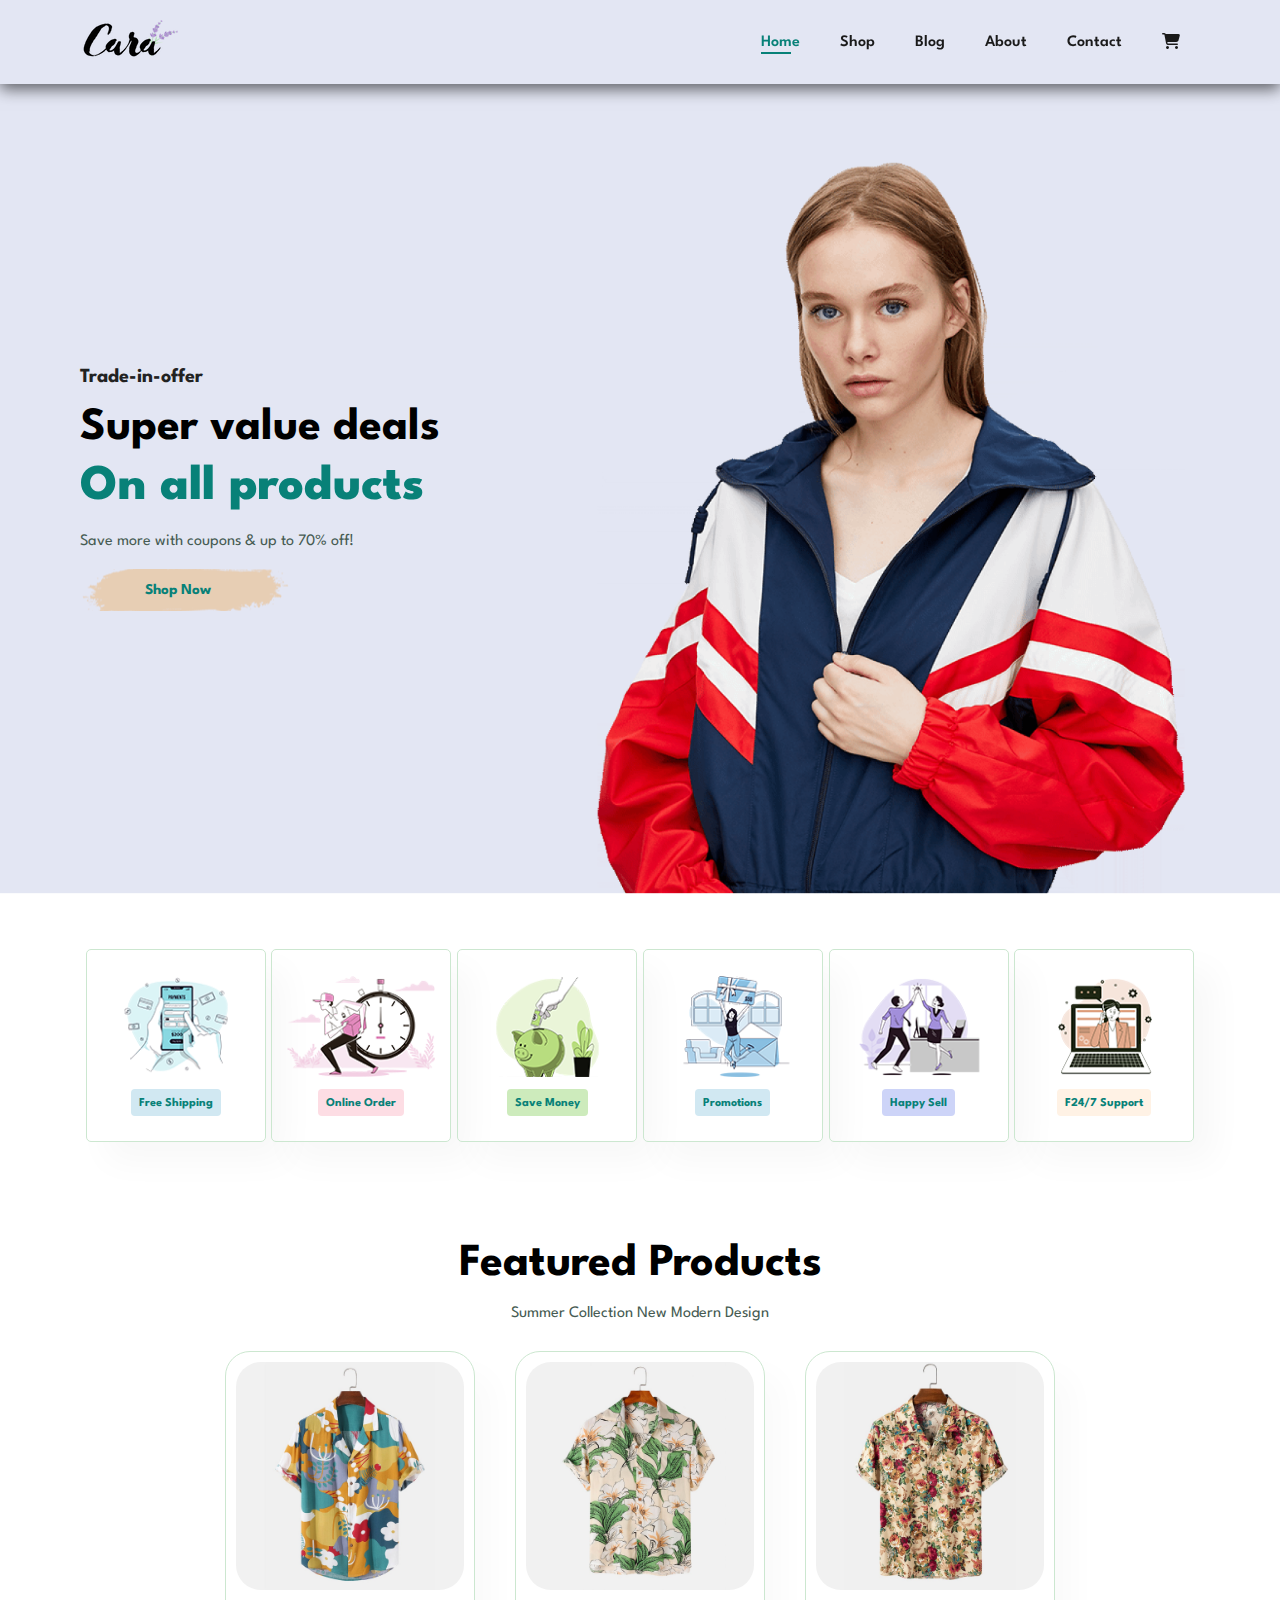
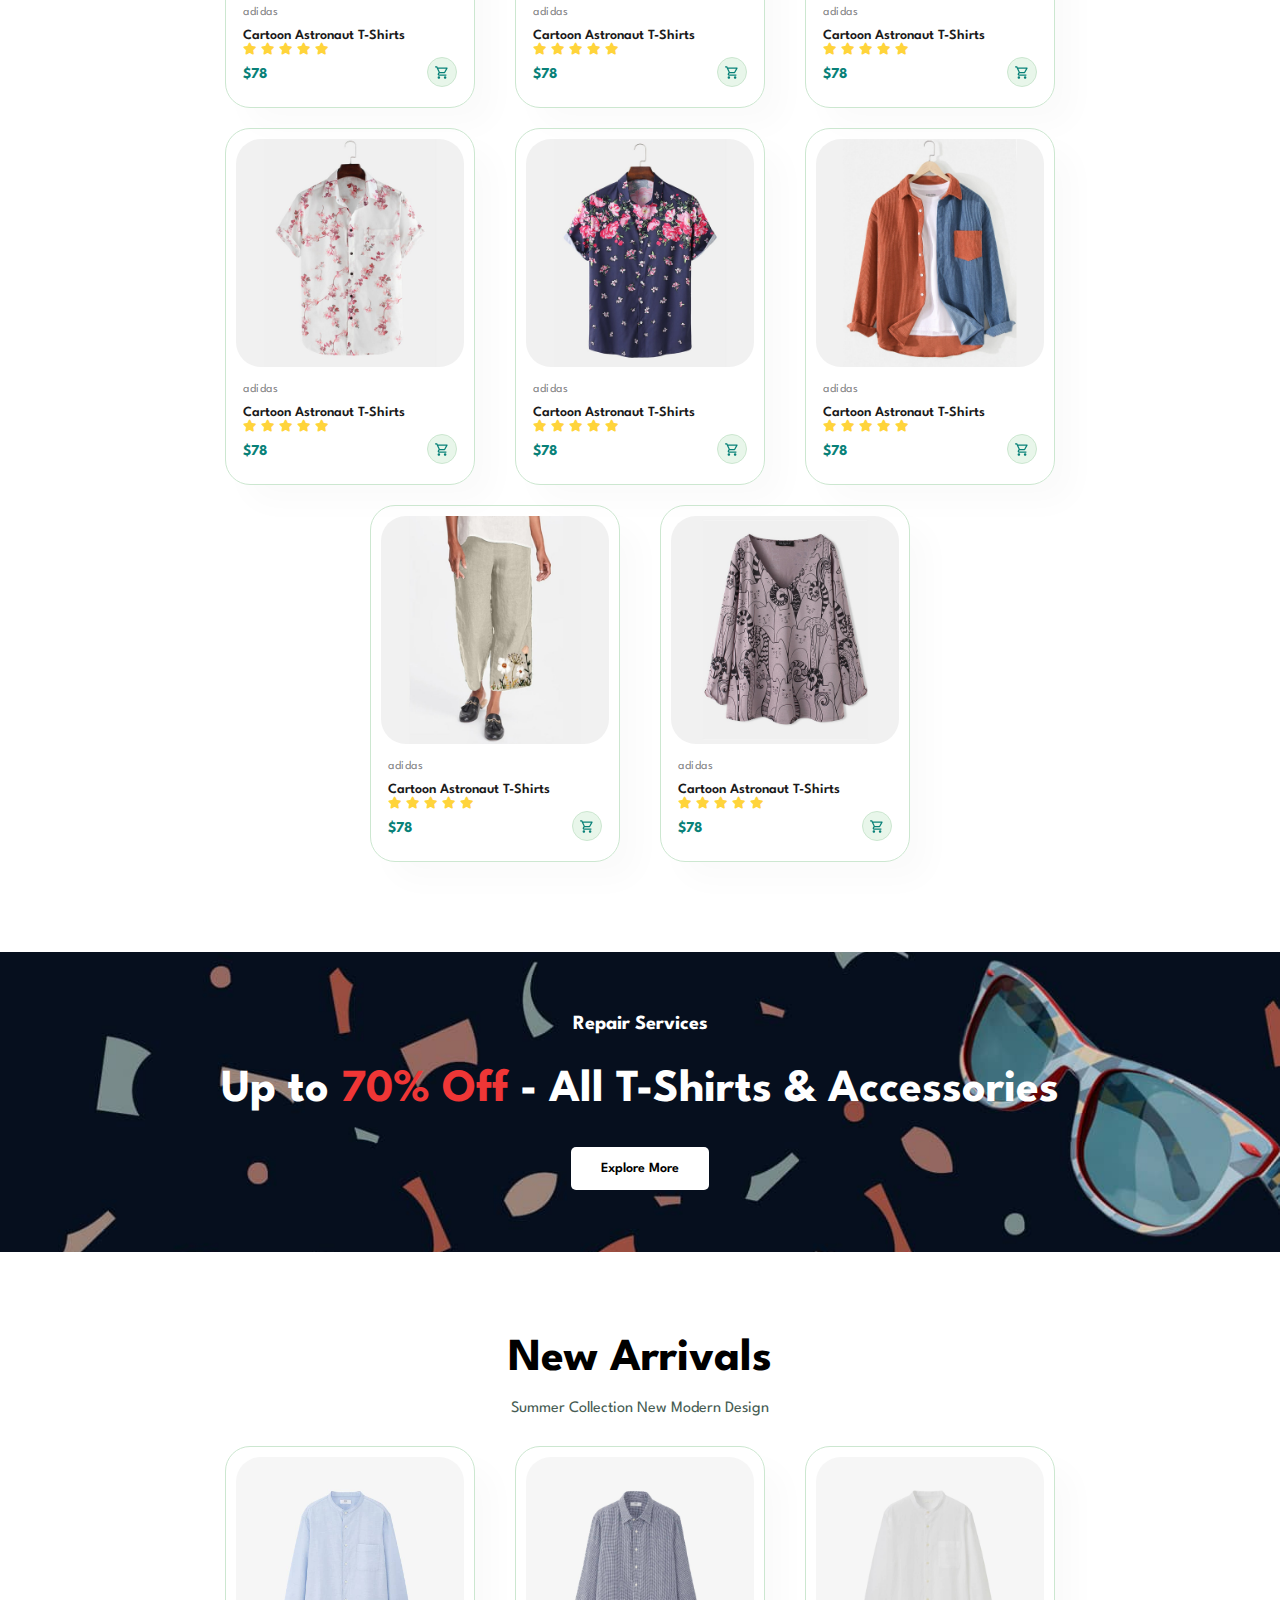
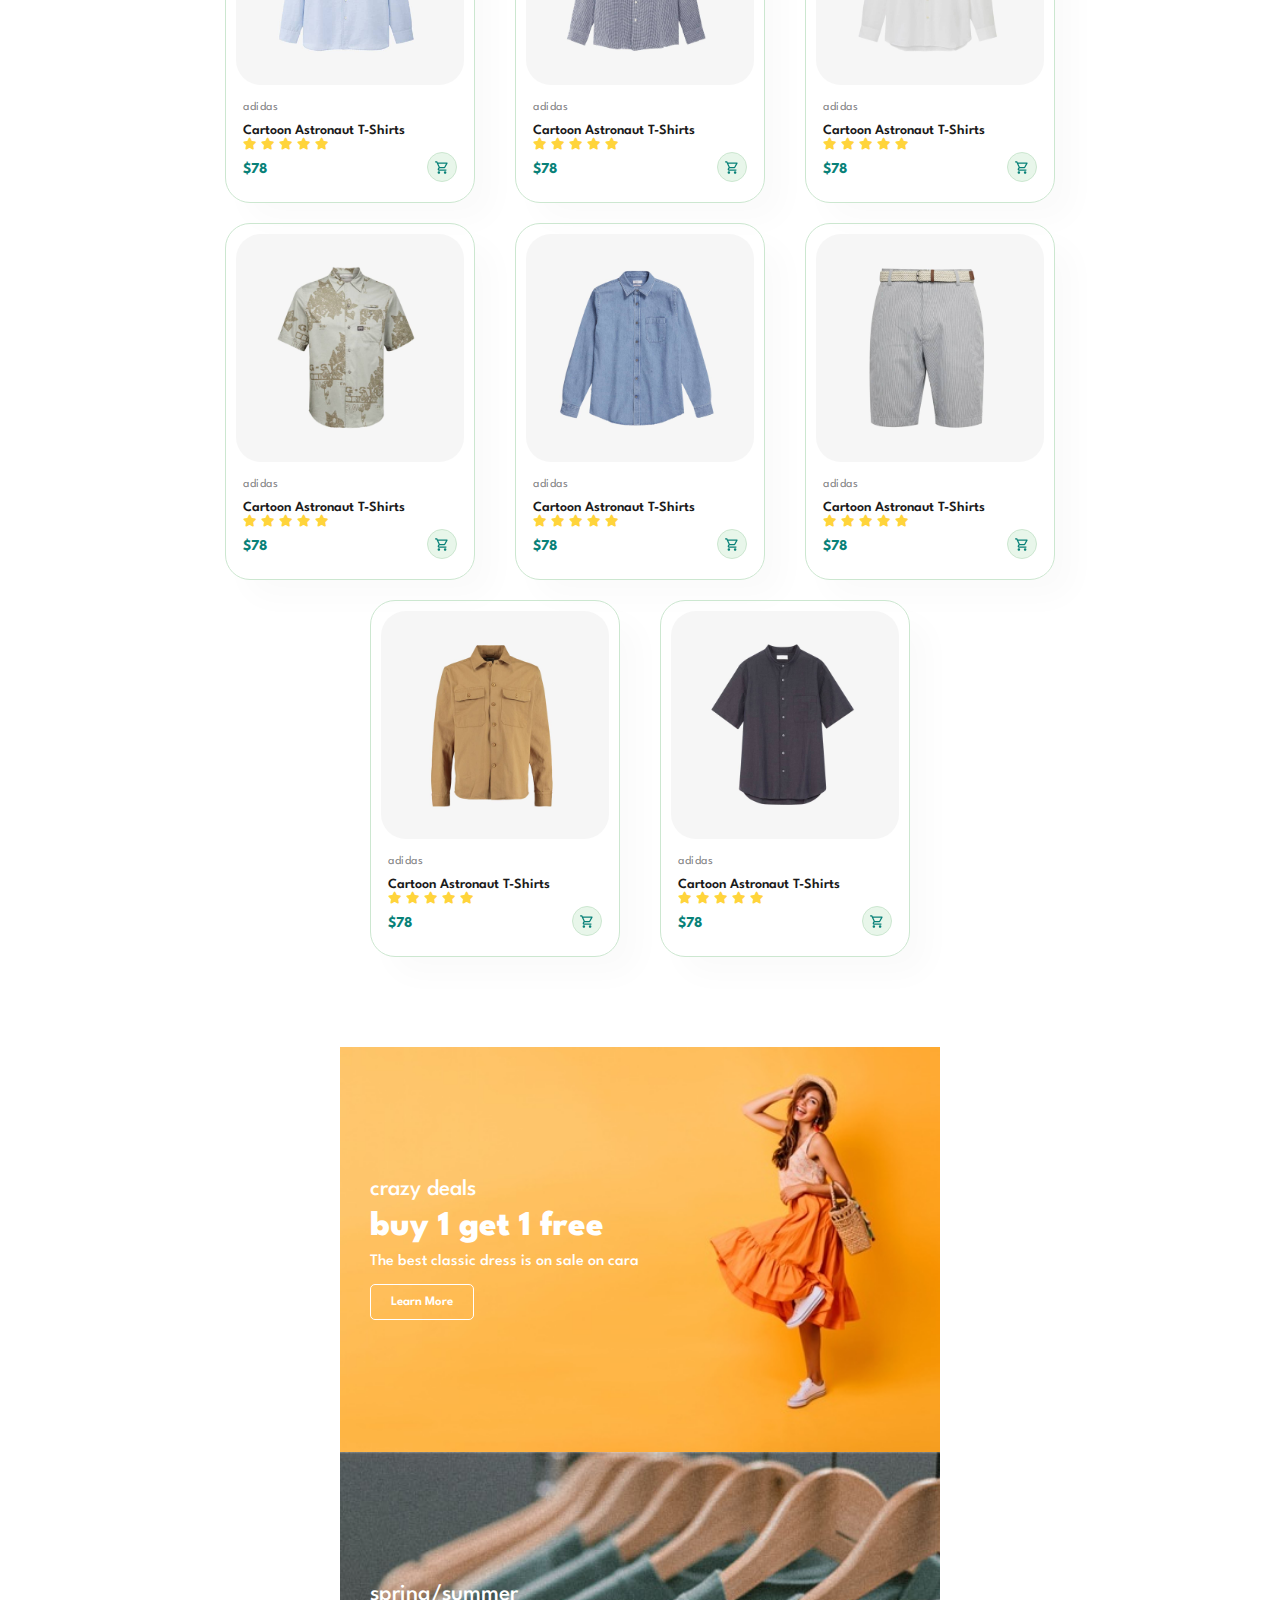
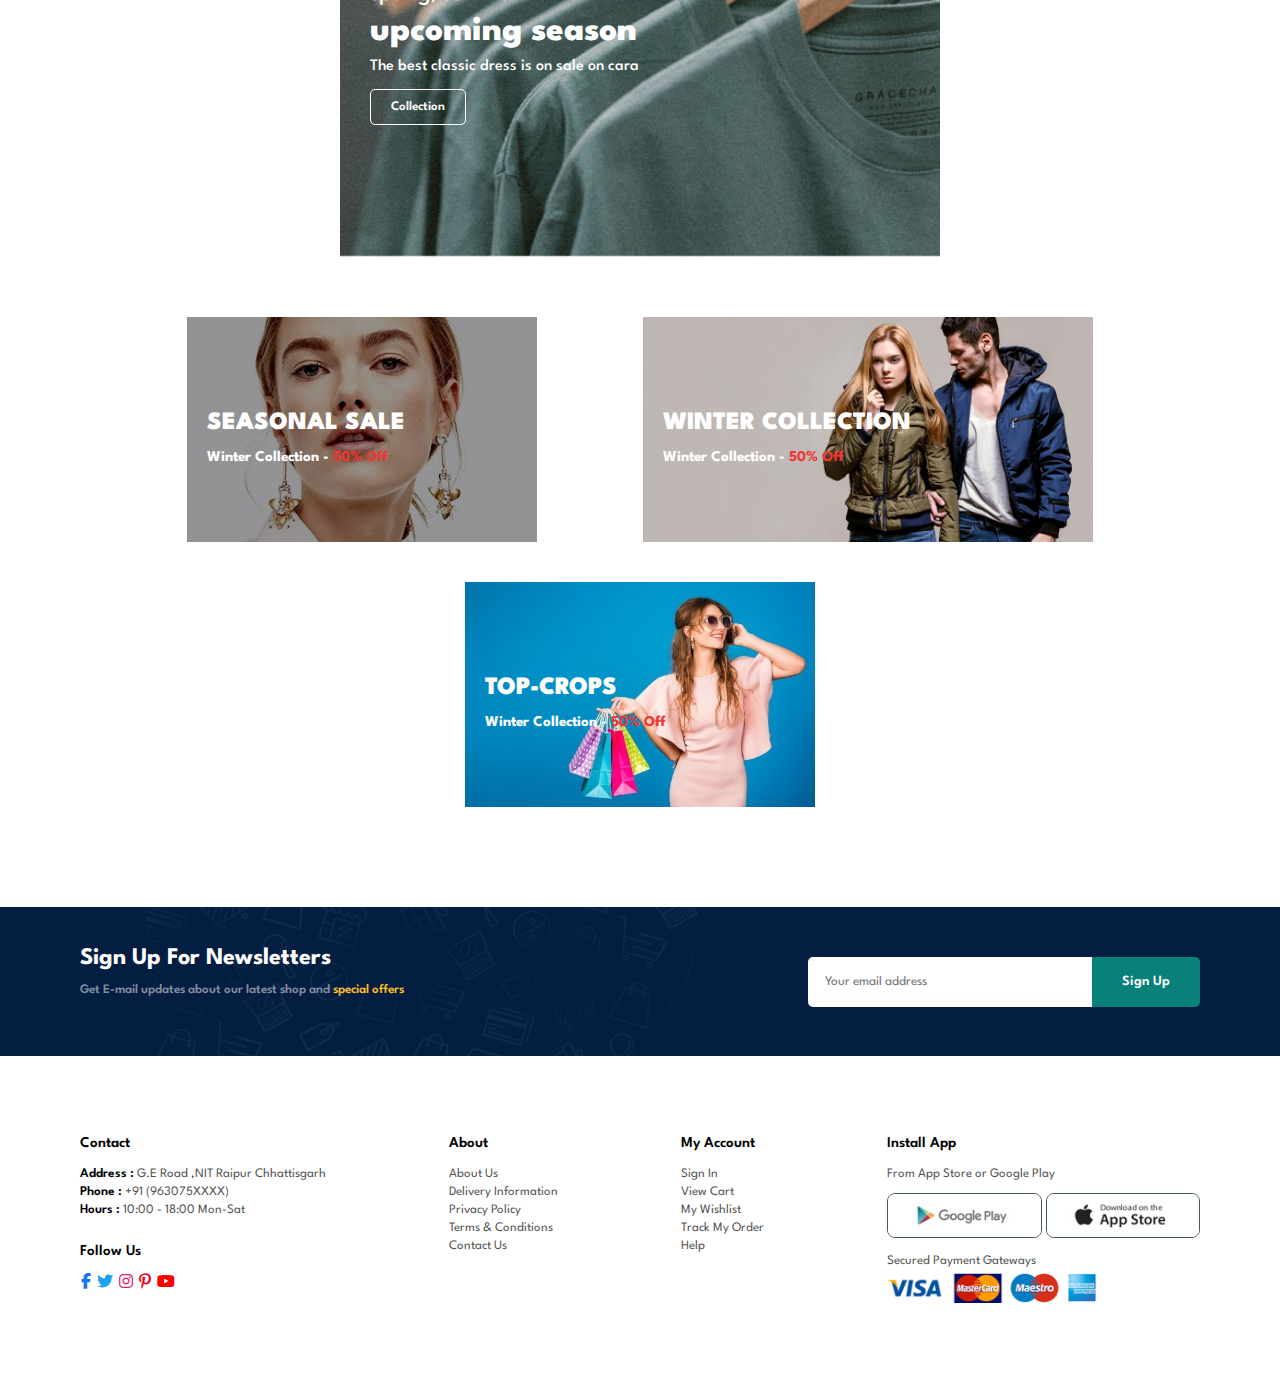
<file: index.html>
<!DOCTYPE html>
<html lang="en">
<head>
    <meta charset="UTF-8">
    <meta name="viewport" content="width=device-width, initial-scale=1.0">
    <title>Cara | Online shopping store</title>
    <link rel="stylesheet" href="style.css">

    <!-- google font -->
    <link href="https://fonts.googleapis.com/css2?family=Spartan:wght@100;200;300;400;500;600;700;800;900&display=swap" rel="stylesheet">

    <!-- font awesome -->
    <link rel="stylesheet" href="https://cdnjs.cloudflare.com/ajax/libs/font-awesome/6.7.2/css/all.min.css" integrity="sha512-Evv84Mr4kqVGRNSgIGL/F/aIDqQb7xQ2vcrdIwxfjThSH8CSR7PBEakCr51Ck+w+/U6swU2Im1vVX0SVk9ABhg==" crossorigin="anonymous" referrerpolicy="no-referrer" />

    <!-- google icon -->
     <link rel="stylesheet" href="https://fonts.googleapis.com/css2?family=Material+Symbols+Outlined:opsz,wght,FILL,GRAD@20..48,100..700,0..1,-50..200&icon_names=shopping_cart" />
    

</head>
<body>

    <!-- header  section -->
    <header class="header">
        <a href="#"><img src="img/logo.png" class="logo" alt="CARA"></a>
        <div >
            <ul class="nav-links">
                <li><a class="active" href="index.html">Home</a></li>
                <li><a href="shop.html">Shop</a></li>
                <li><a href="blog.html">Blog</a></li>
                <li><a href="about.html">About</a></li>
                <li><a href="contact.html">Contact</a></li>
                <li><a href="cart.html"><i class="fa-solid fa-cart-shopping"></i></a></li>
                <i class="fa-solid fa-xmark" id="close-menu"></i>
            </ul>
        </div>

        <div class="mobile">
            <a href="cart.html"><i class="fa-solid fa-cart-shopping"></i></a>
            <i class="bar fa-solid fa-bars"></i>
        </div>

    </header>

    <main>

        <!-- hero section -->
        <section class="hero">
            <h4>Trade-in-offer</h4>
            <h2>Super value deals</h2>
            <h1>On all products</h1>
            <p>Save more with coupons & up to 70% off!</p>
            <button>Shop Now</button>
        </section>
         
        <!-- feature section -->
        <div class="feature section-p1">
            <div class="fe-box">
                <img src="img/features/f1.png" alt="">
                <h6>Free Shipping</h6>
            </div>
            <div class="fe-box">
                <img src="img/features/f2.png" alt="">
                <h6>Online Order</h6>
            </div>
            <div class="fe-box">
                <img src="img/features/f3.png" alt="">
                <h6>Save Money</h6>
            </div>
            <div class="fe-box">
                <img src="img/features/f4.png" alt="">
                <h6>Promotions</h6>
            </div>
            <div class="fe-box">
                <img src="img/features/f5.png" alt="">
                <h6>Happy Sell</h6>
            </div>
            <div class="fe-box">
                <img src="img/features/f6.png" alt="">
                <h6>F24/7 Support</h6>
            </div>
        </div> 

        <!-- product section -->
        <div class="product1 section-p1" >
            <h2>Featured Products</h2>
            <p>Summer Collection New Modern Design</p>
            <div class="prod-container">
                <div class="prod">
                    <img src="img/products/f1.jpg">
                    <div class="description">
                        <span>adidas</span>
                        <h5>Cartoon Astronaut T-Shirts</h5>
                        <div class="star">
                            <i class="fa-solid fa-star" style="color: #FFD43B;"></i>
                            <i class="fa-solid fa-star" style="color: #FFD43B;"></i>
                            <i class="fa-solid fa-star" style="color: #FFD43B;"></i>
                            <i class="fa-solid fa-star" style="color: #FFD43B;"></i>
                            <i class="fa-solid fa-star" style="color: #FFD43B;"></i>
                        </div>
                         <div class="shopbtn">
                            <h4>$78</h4>
                            <div class="cart-btn">
                                <a href="#"><svg xmlns="http://www.w3.org/2000/svg" height="20px" viewBox="0 -960 960 960" width="20px" fill="#088178"><path d="M280-80q-33 0-56.5-23.5T200-160q0-33 23.5-56.5T280-240q33 0 56.5 23.5T360-160q0 33-23.5 56.5T280-80Zm400 0q-33 0-56.5-23.5T600-160q0-33 23.5-56.5T680-240q33 0 56.5 23.5T760-160q0 33-23.5 56.5T680-80ZM246-720l96 200h280l110-200H246Zm-38-80h590q23 0 35 20.5t1 41.5L692-482q-11 20-29.5 31T622-440H324l-44 80h480v80H280q-45 0-68-39.5t-2-78.5l54-98-144-304H40v-80h130l38 80Zm134 280h280-280Z"/></svg></a>
                            </div>
                        </div>
                    </div>
                </div>
                <div class="prod">
                    <img src="img/products/f2.jpg">
                    <div class="description">
                        <span>adidas</span>
                        <h5>Cartoon Astronaut T-Shirts</h5>
                        <div class="star">
                            <i class="fa-solid fa-star" style="color: #FFD43B;"></i>
                            <i class="fa-solid fa-star" style="color: #FFD43B;"></i>
                            <i class="fa-solid fa-star" style="color: #FFD43B;"></i>
                            <i class="fa-solid fa-star" style="color: #FFD43B;"></i>
                            <i class="fa-solid fa-star" style="color: #FFD43B;"></i>
                        </div>
                         <div class="shopbtn">
                            <h4>$78</h4>
                            <div class="cart-btn">
                                <a href="#"><svg xmlns="http://www.w3.org/2000/svg" height="20px" viewBox="0 -960 960 960" width="20px" fill="#088178"><path d="M280-80q-33 0-56.5-23.5T200-160q0-33 23.5-56.5T280-240q33 0 56.5 23.5T360-160q0 33-23.5 56.5T280-80Zm400 0q-33 0-56.5-23.5T600-160q0-33 23.5-56.5T680-240q33 0 56.5 23.5T760-160q0 33-23.5 56.5T680-80ZM246-720l96 200h280l110-200H246Zm-38-80h590q23 0 35 20.5t1 41.5L692-482q-11 20-29.5 31T622-440H324l-44 80h480v80H280q-45 0-68-39.5t-2-78.5l54-98-144-304H40v-80h130l38 80Zm134 280h280-280Z"/></svg></a>
                            </div>
                        </div>
                    </div>
                </div>
                <div class="prod">
                    <img src="img/products/f3.jpg">
                    <div class="description">
                        <span>adidas</span>
                        <h5>Cartoon Astronaut T-Shirts</h5>
                        <div class="star">
                            <i class="fa-solid fa-star" style="color: #FFD43B;"></i>
                            <i class="fa-solid fa-star" style="color: #FFD43B;"></i>
                            <i class="fa-solid fa-star" style="color: #FFD43B;"></i>
                            <i class="fa-solid fa-star" style="color: #FFD43B;"></i>
                            <i class="fa-solid fa-star" style="color: #FFD43B;"></i>
                        </div>
                         <div class="shopbtn">
                            <h4>$78</h4>
                            <div class="cart-btn">
                                <a href="#"><svg xmlns="http://www.w3.org/2000/svg" height="20px" viewBox="0 -960 960 960" width="20px" fill="#088178"><path d="M280-80q-33 0-56.5-23.5T200-160q0-33 23.5-56.5T280-240q33 0 56.5 23.5T360-160q0 33-23.5 56.5T280-80Zm400 0q-33 0-56.5-23.5T600-160q0-33 23.5-56.5T680-240q33 0 56.5 23.5T760-160q0 33-23.5 56.5T680-80ZM246-720l96 200h280l110-200H246Zm-38-80h590q23 0 35 20.5t1 41.5L692-482q-11 20-29.5 31T622-440H324l-44 80h480v80H280q-45 0-68-39.5t-2-78.5l54-98-144-304H40v-80h130l38 80Zm134 280h280-280Z"/></svg></a>
                            </div>
                        </div>
                    </div>
                </div>
                <div class="prod">
                    <img src="img/products/f4.jpg">
                    <div class="description">
                        <span>adidas</span>
                        <h5>Cartoon Astronaut T-Shirts</h5>
                        <div class="star">
                            <i class="fa-solid fa-star" style="color: #FFD43B;"></i>
                            <i class="fa-solid fa-star" style="color: #FFD43B;"></i>
                            <i class="fa-solid fa-star" style="color: #FFD43B;"></i>
                            <i class="fa-solid fa-star" style="color: #FFD43B;"></i>
                            <i class="fa-solid fa-star" style="color: #FFD43B;"></i>
                        </div>
                         <div class="shopbtn">
                            <h4>$78</h4>
                            <div class="cart-btn">
                                <a href="#"><svg xmlns="http://www.w3.org/2000/svg" height="20px" viewBox="0 -960 960 960" width="20px" fill="#088178"><path d="M280-80q-33 0-56.5-23.5T200-160q0-33 23.5-56.5T280-240q33 0 56.5 23.5T360-160q0 33-23.5 56.5T280-80Zm400 0q-33 0-56.5-23.5T600-160q0-33 23.5-56.5T680-240q33 0 56.5 23.5T760-160q0 33-23.5 56.5T680-80ZM246-720l96 200h280l110-200H246Zm-38-80h590q23 0 35 20.5t1 41.5L692-482q-11 20-29.5 31T622-440H324l-44 80h480v80H280q-45 0-68-39.5t-2-78.5l54-98-144-304H40v-80h130l38 80Zm134 280h280-280Z"/></svg></a>
                            </div>
                        </div>
                    </div>
                </div>
                <div class="prod">
                    <img src="img/products/f5.jpg">
                    <div class="description">
                        <span>adidas</span>
                        <h5>Cartoon Astronaut T-Shirts</h5>
                        <div class="star">
                            <i class="fa-solid fa-star" style="color: #FFD43B;"></i>
                            <i class="fa-solid fa-star" style="color: #FFD43B;"></i>
                            <i class="fa-solid fa-star" style="color: #FFD43B;"></i>
                            <i class="fa-solid fa-star" style="color: #FFD43B;"></i>
                            <i class="fa-solid fa-star" style="color: #FFD43B;"></i>
                        </div>
                         <div class="shopbtn">
                            <h4>$78</h4>
                            <div class="cart-btn">
                                <a href="#"><svg xmlns="http://www.w3.org/2000/svg" height="20px" viewBox="0 -960 960 960" width="20px" fill="#088178"><path d="M280-80q-33 0-56.5-23.5T200-160q0-33 23.5-56.5T280-240q33 0 56.5 23.5T360-160q0 33-23.5 56.5T280-80Zm400 0q-33 0-56.5-23.5T600-160q0-33 23.5-56.5T680-240q33 0 56.5 23.5T760-160q0 33-23.5 56.5T680-80ZM246-720l96 200h280l110-200H246Zm-38-80h590q23 0 35 20.5t1 41.5L692-482q-11 20-29.5 31T622-440H324l-44 80h480v80H280q-45 0-68-39.5t-2-78.5l54-98-144-304H40v-80h130l38 80Zm134 280h280-280Z"/></svg></a>
                            </div>
                        </div>
                    </div>
                </div>
                <div class="prod">
                    <img src="img/products/f6.jpg">
                    <div class="description">
                        <span>adidas</span>
                        <h5>Cartoon Astronaut T-Shirts</h5>
                        <div class="star">
                            <i class="fa-solid fa-star" style="color: #FFD43B;"></i>
                            <i class="fa-solid fa-star" style="color: #FFD43B;"></i>
                            <i class="fa-solid fa-star" style="color: #FFD43B;"></i>
                            <i class="fa-solid fa-star" style="color: #FFD43B;"></i>
                            <i class="fa-solid fa-star" style="color: #FFD43B;"></i>
                        </div>
                         <div class="shopbtn">
                            <h4>$78</h4>
                            <div class="cart-btn">
                                <a href="#"><svg xmlns="http://www.w3.org/2000/svg" height="20px" viewBox="0 -960 960 960" width="20px" fill="#088178"><path d="M280-80q-33 0-56.5-23.5T200-160q0-33 23.5-56.5T280-240q33 0 56.5 23.5T360-160q0 33-23.5 56.5T280-80Zm400 0q-33 0-56.5-23.5T600-160q0-33 23.5-56.5T680-240q33 0 56.5 23.5T760-160q0 33-23.5 56.5T680-80ZM246-720l96 200h280l110-200H246Zm-38-80h590q23 0 35 20.5t1 41.5L692-482q-11 20-29.5 31T622-440H324l-44 80h480v80H280q-45 0-68-39.5t-2-78.5l54-98-144-304H40v-80h130l38 80Zm134 280h280-280Z"/></svg></a>
                            </div>
                        </div>
                    </div>
                </div>
                <div class="prod">
                    <img src="img/products/f7.jpg">
                    <div class="description">
                        <span>adidas</span>
                        <h5>Cartoon Astronaut T-Shirts</h5>
                        <div class="star">
                            <i class="fa-solid fa-star" style="color: #FFD43B;"></i>
                            <i class="fa-solid fa-star" style="color: #FFD43B;"></i>
                            <i class="fa-solid fa-star" style="color: #FFD43B;"></i>
                            <i class="fa-solid fa-star" style="color: #FFD43B;"></i>
                            <i class="fa-solid fa-star" style="color: #FFD43B;"></i>
                        </div>
                         <div class="shopbtn">
                            <h4>$78</h4>
                            <div class="cart-btn">
                                <a href="#"><svg xmlns="http://www.w3.org/2000/svg" height="20px" viewBox="0 -960 960 960" width="20px" fill="#088178"><path d="M280-80q-33 0-56.5-23.5T200-160q0-33 23.5-56.5T280-240q33 0 56.5 23.5T360-160q0 33-23.5 56.5T280-80Zm400 0q-33 0-56.5-23.5T600-160q0-33 23.5-56.5T680-240q33 0 56.5 23.5T760-160q0 33-23.5 56.5T680-80ZM246-720l96 200h280l110-200H246Zm-38-80h590q23 0 35 20.5t1 41.5L692-482q-11 20-29.5 31T622-440H324l-44 80h480v80H280q-45 0-68-39.5t-2-78.5l54-98-144-304H40v-80h130l38 80Zm134 280h280-280Z"/></svg></a>
                            </div>
                        </div>
                    </div>
                </div>
                <div class="prod">
                    <img src="img/products/f8.jpg">
                    <div class="description">
                        <span>adidas</span>
                        <h5>Cartoon Astronaut T-Shirts</h5>
                        <div class="star">
                            <i class="fa-solid fa-star" style="color: #FFD43B;"></i>
                            <i class="fa-solid fa-star" style="color: #FFD43B;"></i>
                            <i class="fa-solid fa-star" style="color: #FFD43B;"></i>
                            <i class="fa-solid fa-star" style="color: #FFD43B;"></i>
                            <i class="fa-solid fa-star" style="color: #FFD43B;"></i>
                        </div>
                         <div class="shopbtn">
                            <h4>$78</h4>
                            <div class="cart-btn">
                                <a href="#"><svg xmlns="http://www.w3.org/2000/svg" height="20px" viewBox="0 -960 960 960" width="20px" fill="#088178"><path d="M280-80q-33 0-56.5-23.5T200-160q0-33 23.5-56.5T280-240q33 0 56.5 23.5T360-160q0 33-23.5 56.5T280-80Zm400 0q-33 0-56.5-23.5T600-160q0-33 23.5-56.5T680-240q33 0 56.5 23.5T760-160q0 33-23.5 56.5T680-80ZM246-720l96 200h280l110-200H246Zm-38-80h590q23 0 35 20.5t1 41.5L692-482q-11 20-29.5 31T622-440H324l-44 80h480v80H280q-45 0-68-39.5t-2-78.5l54-98-144-304H40v-80h130l38 80Zm134 280h280-280Z"/></svg></a>
                            </div>
                        </div>
                    </div>
                </div>
            </div>
        </div>

        <div class="banner section-m1">
            <h4 class="banner-item">Repair Services</h4>
            <h2 class="banner-item">Up to <span class="red">70% Off</span> - All T-Shirts & Accessories</h2>
            <button class="banner-btn banner-item normal">Explore More</button>
        </div>

        <div class="product1 section-p1" >
            <h2>New Arrivals</h2>
            <p>Summer Collection New Modern Design</p>
            <div class="prod-container">
                <div class="prod">
                    <img src="img/products/n1.jpg">
                    <div class="description">
                        <span>adidas</span>
                        <h5>Cartoon Astronaut T-Shirts</h5>
                        <div class="star">
                            <i class="fa-solid fa-star" style="color: #FFD43B;"></i>
                            <i class="fa-solid fa-star" style="color: #FFD43B;"></i>
                            <i class="fa-solid fa-star" style="color: #FFD43B;"></i>
                            <i class="fa-solid fa-star" style="color: #FFD43B;"></i>
                            <i class="fa-solid fa-star" style="color: #FFD43B;"></i>
                        </div>
                         <div class="shopbtn">
                            <h4>$78</h4>
                            <div class="cart-btn">
                                <a href="#"><svg xmlns="http://www.w3.org/2000/svg" height="20px" viewBox="0 -960 960 960" width="20px" fill="#088178"><path d="M280-80q-33 0-56.5-23.5T200-160q0-33 23.5-56.5T280-240q33 0 56.5 23.5T360-160q0 33-23.5 56.5T280-80Zm400 0q-33 0-56.5-23.5T600-160q0-33 23.5-56.5T680-240q33 0 56.5 23.5T760-160q0 33-23.5 56.5T680-80ZM246-720l96 200h280l110-200H246Zm-38-80h590q23 0 35 20.5t1 41.5L692-482q-11 20-29.5 31T622-440H324l-44 80h480v80H280q-45 0-68-39.5t-2-78.5l54-98-144-304H40v-80h130l38 80Zm134 280h280-280Z"/></svg></a>
                            </div>
                        </div>
                    </div>
                </div>
                <div class="prod">
                    <img src="img/products/n2.jpg">
                    <div class="description">
                        <span>adidas</span>
                        <h5>Cartoon Astronaut T-Shirts</h5>
                        <div class="star">
                            <i class="fa-solid fa-star" style="color: #FFD43B;"></i>
                            <i class="fa-solid fa-star" style="color: #FFD43B;"></i>
                            <i class="fa-solid fa-star" style="color: #FFD43B;"></i>
                            <i class="fa-solid fa-star" style="color: #FFD43B;"></i>
                            <i class="fa-solid fa-star" style="color: #FFD43B;"></i>
                        </div>
                         <div class="shopbtn">
                            <h4>$78</h4>
                            <div class="cart-btn">
                                <a href="#"><svg xmlns="http://www.w3.org/2000/svg" height="20px" viewBox="0 -960 960 960" width="20px" fill="#088178"><path d="M280-80q-33 0-56.5-23.5T200-160q0-33 23.5-56.5T280-240q33 0 56.5 23.5T360-160q0 33-23.5 56.5T280-80Zm400 0q-33 0-56.5-23.5T600-160q0-33 23.5-56.5T680-240q33 0 56.5 23.5T760-160q0 33-23.5 56.5T680-80ZM246-720l96 200h280l110-200H246Zm-38-80h590q23 0 35 20.5t1 41.5L692-482q-11 20-29.5 31T622-440H324l-44 80h480v80H280q-45 0-68-39.5t-2-78.5l54-98-144-304H40v-80h130l38 80Zm134 280h280-280Z"/></svg></a>
                            </div>
                        </div>
                    </div>
                </div>
                <div class="prod">
                    <img src="img/products/n3.jpg">
                    <div class="description">
                        <span>adidas</span>
                        <h5>Cartoon Astronaut T-Shirts</h5>
                        <div class="star">
                            <i class="fa-solid fa-star" style="color: #FFD43B;"></i>
                            <i class="fa-solid fa-star" style="color: #FFD43B;"></i>
                            <i class="fa-solid fa-star" style="color: #FFD43B;"></i>
                            <i class="fa-solid fa-star" style="color: #FFD43B;"></i>
                            <i class="fa-solid fa-star" style="color: #FFD43B;"></i>
                        </div>
                         <div class="shopbtn">
                            <h4>$78</h4>
                            <div class="cart-btn">
                                <a href="#"><svg xmlns="http://www.w3.org/2000/svg" height="20px" viewBox="0 -960 960 960" width="20px" fill="#088178"><path d="M280-80q-33 0-56.5-23.5T200-160q0-33 23.5-56.5T280-240q33 0 56.5 23.5T360-160q0 33-23.5 56.5T280-80Zm400 0q-33 0-56.5-23.5T600-160q0-33 23.5-56.5T680-240q33 0 56.5 23.5T760-160q0 33-23.5 56.5T680-80ZM246-720l96 200h280l110-200H246Zm-38-80h590q23 0 35 20.5t1 41.5L692-482q-11 20-29.5 31T622-440H324l-44 80h480v80H280q-45 0-68-39.5t-2-78.5l54-98-144-304H40v-80h130l38 80Zm134 280h280-280Z"/></svg></a>
                            </div>
                        </div>
                    </div>
                </div>
                <div class="prod">
                    <img src="img/products/n4.jpg">
                    <div class="description">
                        <span>adidas</span>
                        <h5>Cartoon Astronaut T-Shirts</h5>
                        <div class="star">
                            <i class="fa-solid fa-star" style="color: #FFD43B;"></i>
                            <i class="fa-solid fa-star" style="color: #FFD43B;"></i>
                            <i class="fa-solid fa-star" style="color: #FFD43B;"></i>
                            <i class="fa-solid fa-star" style="color: #FFD43B;"></i>
                            <i class="fa-solid fa-star" style="color: #FFD43B;"></i>
                        </div>
                         <div class="shopbtn">
                            <h4>$78</h4>
                            <div class="cart-btn">
                                <a href="#"><svg xmlns="http://www.w3.org/2000/svg" height="20px" viewBox="0 -960 960 960" width="20px" fill="#088178"><path d="M280-80q-33 0-56.5-23.5T200-160q0-33 23.5-56.5T280-240q33 0 56.5 23.5T360-160q0 33-23.5 56.5T280-80Zm400 0q-33 0-56.5-23.5T600-160q0-33 23.5-56.5T680-240q33 0 56.5 23.5T760-160q0 33-23.5 56.5T680-80ZM246-720l96 200h280l110-200H246Zm-38-80h590q23 0 35 20.5t1 41.5L692-482q-11 20-29.5 31T622-440H324l-44 80h480v80H280q-45 0-68-39.5t-2-78.5l54-98-144-304H40v-80h130l38 80Zm134 280h280-280Z"/></svg></a>
                            </div>
                        </div>
                    </div>
                </div>
                <div class="prod">
                    <img src="img/products/n5.jpg">
                    <div class="description">
                        <span>adidas</span>
                        <h5>Cartoon Astronaut T-Shirts</h5>
                        <div class="star">
                            <i class="fa-solid fa-star" style="color: #FFD43B;"></i>
                            <i class="fa-solid fa-star" style="color: #FFD43B;"></i>
                            <i class="fa-solid fa-star" style="color: #FFD43B;"></i>
                            <i class="fa-solid fa-star" style="color: #FFD43B;"></i>
                            <i class="fa-solid fa-star" style="color: #FFD43B;"></i>
                        </div>
                         <div class="shopbtn">
                            <h4>$78</h4>
                            <div class="cart-btn">
                                <a href="#"><svg xmlns="http://www.w3.org/2000/svg" height="20px" viewBox="0 -960 960 960" width="20px" fill="#088178"><path d="M280-80q-33 0-56.5-23.5T200-160q0-33 23.5-56.5T280-240q33 0 56.5 23.5T360-160q0 33-23.5 56.5T280-80Zm400 0q-33 0-56.5-23.5T600-160q0-33 23.5-56.5T680-240q33 0 56.5 23.5T760-160q0 33-23.5 56.5T680-80ZM246-720l96 200h280l110-200H246Zm-38-80h590q23 0 35 20.5t1 41.5L692-482q-11 20-29.5 31T622-440H324l-44 80h480v80H280q-45 0-68-39.5t-2-78.5l54-98-144-304H40v-80h130l38 80Zm134 280h280-280Z"/></svg></a>
                            </div>
                        </div>
                    </div>
                </div>
                <div class="prod">
                    <img src="img/products/n6.jpg">
                    <div class="description">
                        <span>adidas</span>
                        <h5>Cartoon Astronaut T-Shirts</h5>
                        <div class="star">
                            <i class="fa-solid fa-star" style="color: #FFD43B;"></i>
                            <i class="fa-solid fa-star" style="color: #FFD43B;"></i>
                            <i class="fa-solid fa-star" style="color: #FFD43B;"></i>
                            <i class="fa-solid fa-star" style="color: #FFD43B;"></i>
                            <i class="fa-solid fa-star" style="color: #FFD43B;"></i>
                        </div>
                         <div class="shopbtn">
                            <h4>$78</h4>
                            <div class="cart-btn">
                                <a href="#"><svg xmlns="http://www.w3.org/2000/svg" height="20px" viewBox="0 -960 960 960" width="20px" fill="#088178"><path d="M280-80q-33 0-56.5-23.5T200-160q0-33 23.5-56.5T280-240q33 0 56.5 23.5T360-160q0 33-23.5 56.5T280-80Zm400 0q-33 0-56.5-23.5T600-160q0-33 23.5-56.5T680-240q33 0 56.5 23.5T760-160q0 33-23.5 56.5T680-80ZM246-720l96 200h280l110-200H246Zm-38-80h590q23 0 35 20.5t1 41.5L692-482q-11 20-29.5 31T622-440H324l-44 80h480v80H280q-45 0-68-39.5t-2-78.5l54-98-144-304H40v-80h130l38 80Zm134 280h280-280Z"/></svg></a>
                            </div>
                        </div>
                    </div>
                </div>
                <div class="prod">
                    <img src="img/products/n7.jpg">
                    <div class="description">
                        <span>adidas</span>
                        <h5>Cartoon Astronaut T-Shirts</h5>
                        <div class="star">
                            <i class="fa-solid fa-star" style="color: #FFD43B;"></i>
                            <i class="fa-solid fa-star" style="color: #FFD43B;"></i>
                            <i class="fa-solid fa-star" style="color: #FFD43B;"></i>
                            <i class="fa-solid fa-star" style="color: #FFD43B;"></i>
                            <i class="fa-solid fa-star" style="color: #FFD43B;"></i>
                        </div>
                         <div class="shopbtn">
                            <h4>$78</h4>
                            <div class="cart-btn">
                                <a href="#"><svg xmlns="http://www.w3.org/2000/svg" height="20px" viewBox="0 -960 960 960" width="20px" fill="#088178"><path d="M280-80q-33 0-56.5-23.5T200-160q0-33 23.5-56.5T280-240q33 0 56.5 23.5T360-160q0 33-23.5 56.5T280-80Zm400 0q-33 0-56.5-23.5T600-160q0-33 23.5-56.5T680-240q33 0 56.5 23.5T760-160q0 33-23.5 56.5T680-80ZM246-720l96 200h280l110-200H246Zm-38-80h590q23 0 35 20.5t1 41.5L692-482q-11 20-29.5 31T622-440H324l-44 80h480v80H280q-45 0-68-39.5t-2-78.5l54-98-144-304H40v-80h130l38 80Zm134 280h280-280Z"/></svg></a>
                            </div>
                        </div>
                    </div>
                </div>
                <div class="prod">
                    <img src="img/products/n8.jpg">
                    <div class="description">
                        <span>adidas</span>
                        <h5>Cartoon Astronaut T-Shirts</h5>
                        <div class="star">
                            <i class="fa-solid fa-star" style="color: #FFD43B;"></i>
                            <i class="fa-solid fa-star" style="color: #FFD43B;"></i>
                            <i class="fa-solid fa-star" style="color: #FFD43B;"></i>
                            <i class="fa-solid fa-star" style="color: #FFD43B;"></i>
                            <i class="fa-solid fa-star" style="color: #FFD43B;"></i>
                        </div>
                         <div class="shopbtn">
                            <h4>$78</h4>
                            <div class="cart-btn">
                                <a href="#"><svg xmlns="http://www.w3.org/2000/svg" height="20px" viewBox="0 -960 960 960" width="20px" fill="#088178"><path d="M280-80q-33 0-56.5-23.5T200-160q0-33 23.5-56.5T280-240q33 0 56.5 23.5T360-160q0 33-23.5 56.5T280-80Zm400 0q-33 0-56.5-23.5T600-160q0-33 23.5-56.5T680-240q33 0 56.5 23.5T760-160q0 33-23.5 56.5T680-80ZM246-720l96 200h280l110-200H246Zm-38-80h590q23 0 35 20.5t1 41.5L692-482q-11 20-29.5 31T622-440H324l-44 80h480v80H280q-45 0-68-39.5t-2-78.5l54-98-144-304H40v-80h130l38 80Zm134 280h280-280Z"/></svg></a>
                            </div>
                        </div>
                    </div>
                </div>
            </div>
        </div>
 
        <!-- banner section -->
        <div class="sm-banner section-p1">
            <div class="bannerbox b1">
                <h4>crazy deals</h4>
                <h2>buy 1 get 1 free</h2>
                <span>The best classic dress is on sale on cara</span>
                <button>Learn More</button>
            </div>
            <div class="bannerbox b2">
                <h4>spring/summer</h4>
                <h2>upcoming season</h2>
                <span>The best classic dress is on sale on cara</span>
                <button>Collection</button>
            </div>
        </div>

        <div class="banner3 section-p1">
            <div class="banner3-box box-1">
                <h2>SEASONAL SALE</h2>
                <h5 class="gradient-text" >Winter Collection - <span>50% Off</span></h5>
            </div>
            <div class="middle-banner-box banner3-box">
                <h2>WINTER COLLECTION</h2>
                <h5 class="gradient-text" >Winter Collection - <span>50% Off</span></h5>
            </div>
            <div class="banner3-box box-3">
                <h2>TOP-CROPS</h2>
                <h5 class="gradient-text" >Winter Collection - <span>50% Off</span></h5>
            </div>
        </div>
        
        <!-- newsletter section -->
        <div class="newsletter section-p1 section-m1">
            <div class="newstext">
                <h3>Sign Up For Newsletters</h3>
                <p>Get E-mail updates about our latest shop and <span class="yellowtext">special offers</span>  </p>
            </div>
            <div class="form">
                <input type="email" id="email" placeholder="Your email address">
                <button class="normal">Sign Up</button> 
            </div>
        </div>

        <!-- footer -->
        <footer class="footer section-m1 section-p1">
            <div class="col">
                <h6 class="headings">Contact</h6>
                <h5 class="space">Address : <span>G.E Road ,NIT Raipur Chhattisgarh</span></h5>
                <h5 class="space">Phone : <span>+91 (963075XXXX)</span></h5>
                <h5 class="space">Hours : <span>10:00 - 18:00 Mon-Sat</span></h5>
                <div class="follow">
                    <h6 class="headings">Follow Us</h6>
                    <div class="follow-icons">
                        <a href="#"><i class="fa-brands fa-facebook-f"></i></a>
                        <a href="#"><i class="fa-brands fa-twitter"></i></a>
                        <a href="#"> <i class="fa-brands fa-instagram"></i></a>
                        <a href="#"><i class="fa-brands fa-pinterest-p"></i></a>
                        <a href="#"><i class="fa-brands fa-youtube"></i></a>
                    </div>
                </div>
            </div>


            <div class="col">
                <h6 class="headings">About</h6>
                <a href="#">About Us</a>
                <a href="#">Delivery Information</a>
                <a href="#">Privacy Policy</a>
                <a href="#">Terms & Conditions</a>
                <a href="#">Contact Us</a>
            </div>

            <div class="col">
                <h6 class="headings">My Account</h6>
                <a href="#">Sign In</a>
                <a href="#">View Cart</a>
                <a href="#">My Wishlist</a>
                <a href="#">Track My Order</a>
                <a href="#">Help</a>
            </div>

            <div class="install-col col">
                <h6 class="headings">Install App</h6>
                <span>From App Store or Google Play</span>
                <div class="download-app">
                    <a href="#"><img src="img/pay/play.jpg" ></a>
                    <a href="#"><img src="img/pay/app.jpg" ></a>
                </div>
                <span>Secured Payment Gateways</span>
                <a class="pay" href="#"><img src="img/pay/pay.png" ></a>
            </div>
        </footer>




    </main>

    <script src="script.js"></script>
</body>
</html>
</file>
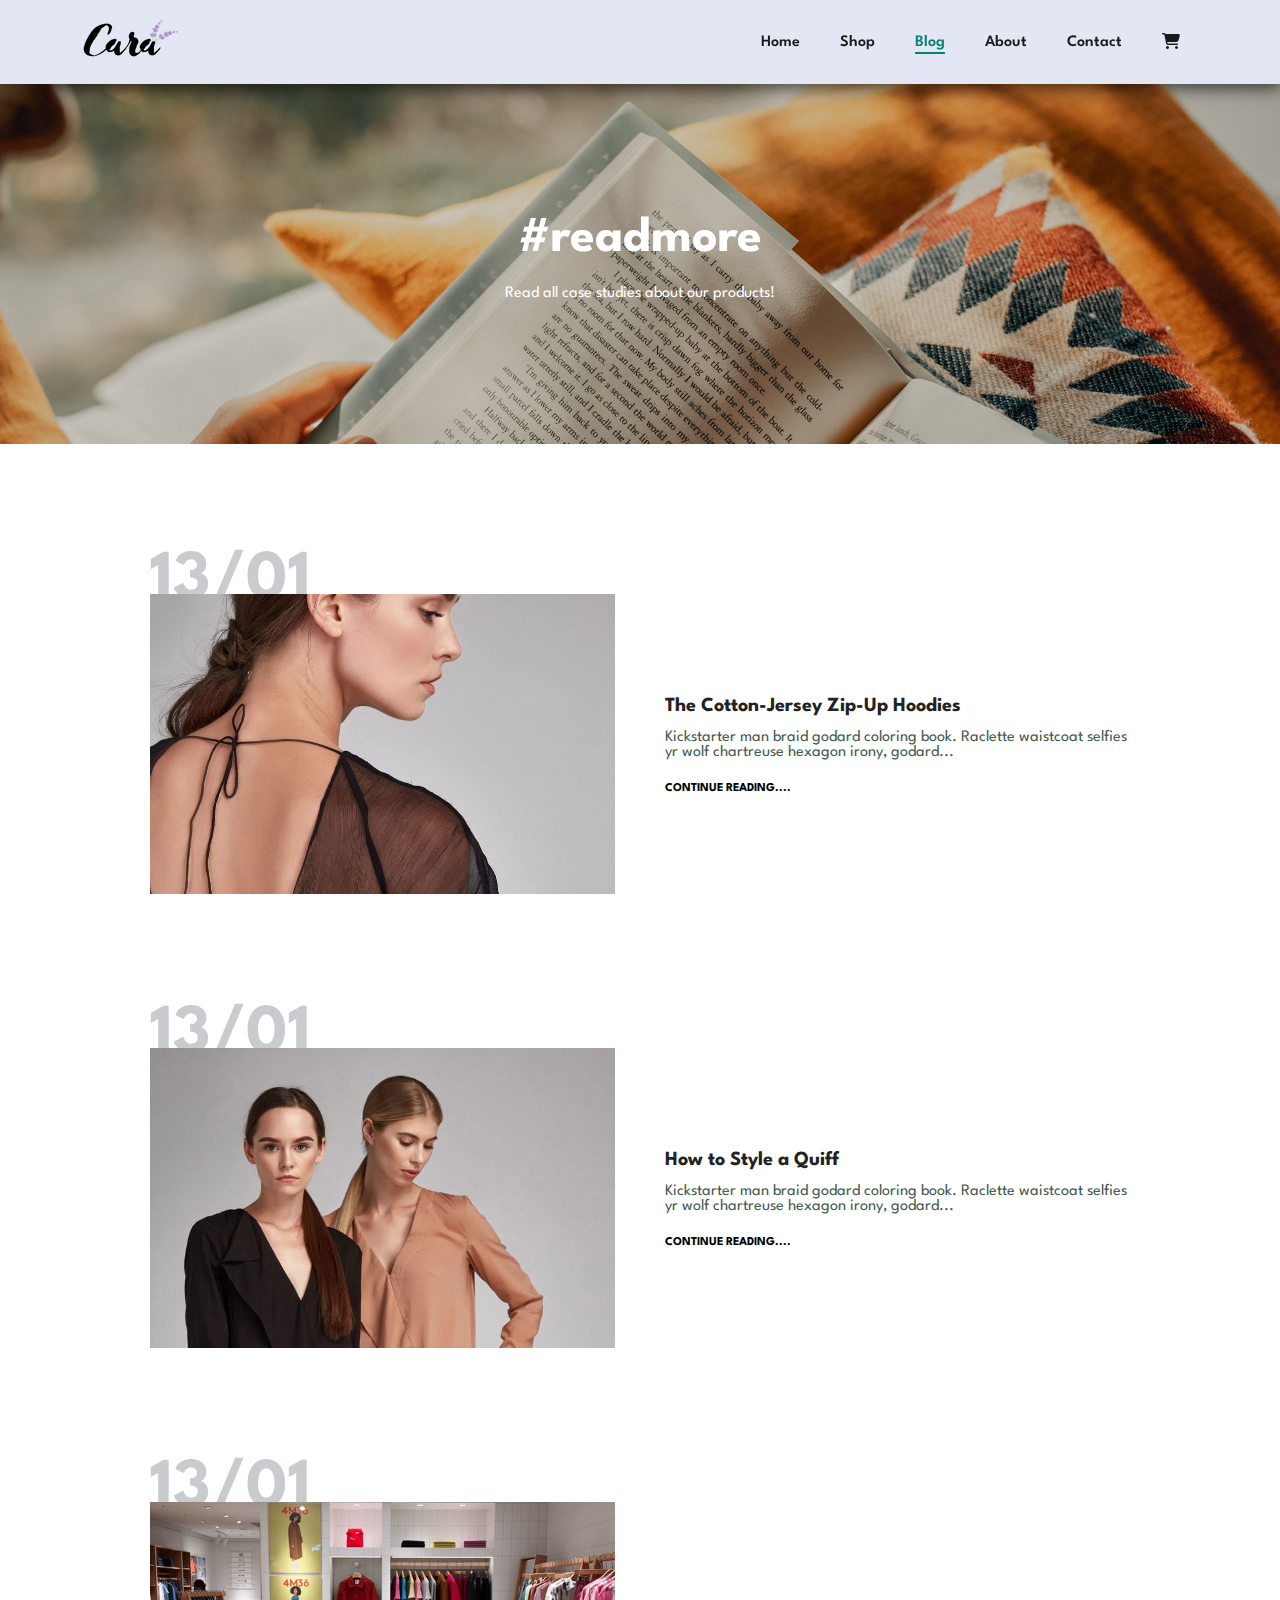
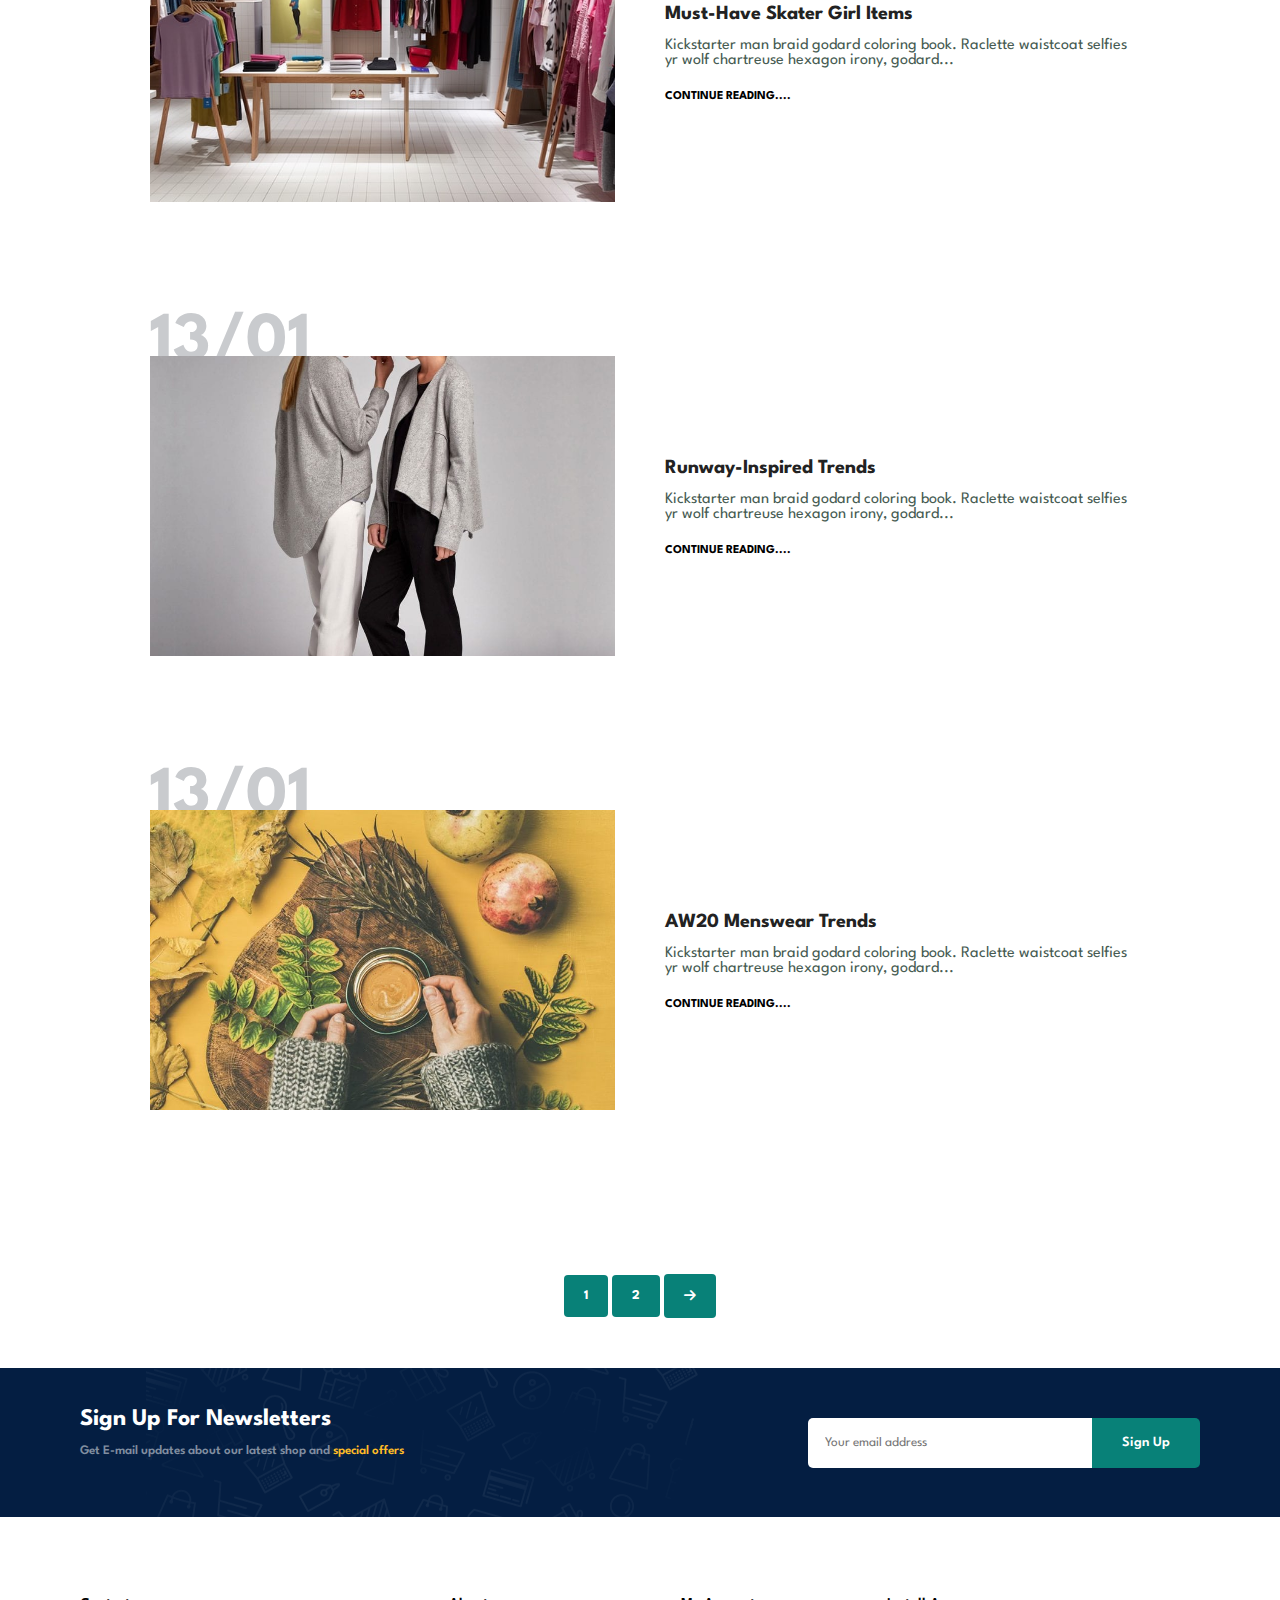
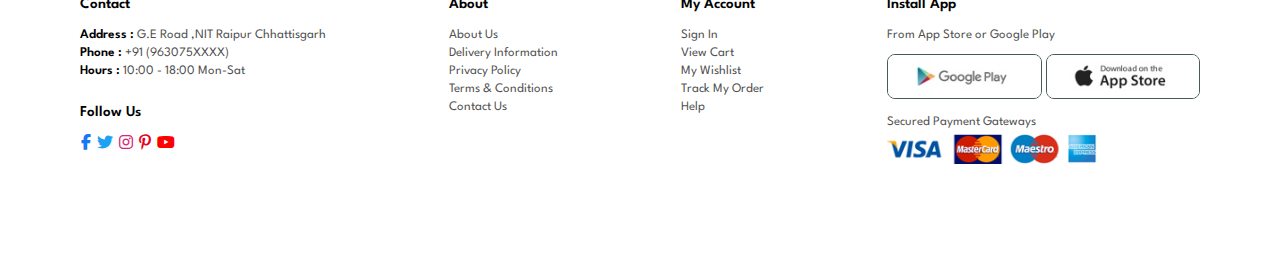
<file: blog.html>
<!DOCTYPE html>
<html lang="en">
<head>
    <meta charset="UTF-8">
    <meta name="viewport" content="width=device-width, initial-scale=1.0">
    <title>Cara | Online shopping store</title>
    <link rel="stylesheet" href="style.css">

    <!-- google font -->
    <link href="https://fonts.googleapis.com/css2?family=Spartan:wght@100;200;300;400;500;600;700;800;900&display=swap" rel="stylesheet">

    <!-- font awesome -->
    <link rel="stylesheet" href="https://cdnjs.cloudflare.com/ajax/libs/font-awesome/6.7.2/css/all.min.css" integrity="sha512-Evv84Mr4kqVGRNSgIGL/F/aIDqQb7xQ2vcrdIwxfjThSH8CSR7PBEakCr51Ck+w+/U6swU2Im1vVX0SVk9ABhg==" crossorigin="anonymous" referrerpolicy="no-referrer" />

    <!-- google icon -->
     <link rel="stylesheet" href="https://fonts.googleapis.com/css2?family=Material+Symbols+Outlined:opsz,wght,FILL,GRAD@20..48,100..700,0..1,-50..200&icon_names=shopping_cart" />
    

</head>
<body>

    <!-- header  section -->
    <header style="z-index: 99;" class="header">
        <a href="#"><img src="img/logo.png" class="logo" alt="CARA"></a>
        <div >
            <ul class="nav-links">
                <li><a href="index.html">Home</a></li>
                <li><a href="shop.html">Shop</a></li>
                <li><a class="active" href="blog.html">Blog</a></li>
                <li><a href="about.html">About</a></li>
                <li><a href="contact.html">Contact</a></li>
                <li><a href="cart.html"><i class="fa-solid fa-cart-shopping"></i></a></li>
                <i class="fa-solid fa-xmark" id="close-menu"></i>
            </ul>
        </div>

        <div class="mobile">
            <a href="cart.html"><i class="fa-solid fa-cart-shopping"></i></a>
            <i class="bar fa-solid fa-bars"></i>
        </div>

    </header>

    <main>

        <!-- hero section -->
        <div class="blog-hero">
            <h1>#readmore</h1>
            <p>Read all case studies about our products!</p>
        </div>

        <!-- blog content -->
         <div class="blog-container">
            <div class="blogbox">
                <div class="blogbox-img">
                    <img src="img/blog/b1.jpg">
                    <h1 style="color: rgb(201, 203, 206)">13/01</h1>
                </div>
                <div class="blogbox-info">
                    <h4>The Cotton-Jersey Zip-Up Hoodies</h4>
                    <p>Kickstarter man braid godard coloring book. Raclette waistcoat selfies yr wolf chartreuse hexagon irony, godard...</p>
                    <a href="#">CONTINUE READING....</a>
                </div>
            </div>
            <div class="blogbox">
                <div class="blogbox-img">
                    <img src="img/blog/b2.jpg">
                    <h1 style="color: rgb(201, 203, 206)">13/01</h1>
                </div>
                <div class="blogbox-info">
                    <h4>How to Style a Quiff</h4>
                    <p>Kickstarter man braid godard coloring book. Raclette waistcoat selfies yr wolf chartreuse hexagon irony, godard...</p>
                    <a href="#">CONTINUE READING....</a>
                </div>
            </div>
            <div class="blogbox">
                <div class="blogbox-img">
                    <img src="img/blog/b3.jpg">
                    <h1 style="color: rgb(201, 203, 206)">13/01</h1>
                </div>
                <div class="blogbox-info">
                    <h4>Must-Have Skater Girl Items</h4>
                    <p>Kickstarter man braid godard coloring book. Raclette waistcoat selfies yr wolf chartreuse hexagon irony, godard...</p>
                    <a href="#">CONTINUE READING....</a>
                </div>
            </div>
            <div class="blogbox">
                <div class="blogbox-img">
                    <img src="img/blog/b4.jpg">
                    <h1 style="color: rgb(201, 203, 206)">13/01</h1>
                </div>
                <div class="blogbox-info">
                    <h4>Runway-Inspired Trends</h4>
                    <p>Kickstarter man braid godard coloring book. Raclette waistcoat selfies yr wolf chartreuse hexagon irony, godard...</p>
                    <a href="#">CONTINUE READING....</a>
                </div>
            </div>
            <div class="blogbox">
                <div class="blogbox-img">
                    <img src="img/blog/b6.jpg">
                    <h1 style="color: rgb(201, 203, 206)">13/01</h1>
                </div>
                <div class="blogbox-info">
                    <h4>AW20 Menswear Trends</h4>
                    <p>Kickstarter man braid godard coloring book. Raclette waistcoat selfies yr wolf chartreuse hexagon irony, godard...</p>
                    <a href="#">CONTINUE READING....</a>
                </div>
            </div>
         </div>

        <!-- pagination section -->
        <div class="pagination">
            <button>1</button>
            <button>2</button>
            <button><i class="fa-solid fa-arrow-right"></i></button>
        </div>
        
        <!-- newsletter section -->
        <div class="newsletter section-p1 section-m1">
            <div class="newstext">
                <h3>Sign Up For Newsletters</h3>
                <p>Get E-mail updates about our latest shop and <span class="yellowtext">special offers</span>  </p>
            </div>
            <div class="form">
                <input type="email" id="email" placeholder="Your email address">
                <button class="normal">Sign Up</button> 
            </div>
        </div>

        <!-- footer -->
        <footer class="footer section-m1 section-p1">
            <div class="col">
                <h6 class="headings">Contact</h6>
                <h5 class="space">Address : <span>G.E Road ,NIT Raipur Chhattisgarh</span></h5>
                <h5 class="space">Phone : <span>+91 (963075XXXX)</span></h5>
                <h5 class="space">Hours : <span>10:00 - 18:00 Mon-Sat</span></h5>
                <div class="follow">
                    <h6 class="headings">Follow Us</h6>
                    <div class="follow-icons">
                        <a href="#"><i class="fa-brands fa-facebook-f"></i></a>
                        <a href="#"><i class="fa-brands fa-twitter"></i></a>
                        <a href="#"> <i class="fa-brands fa-instagram"></i></a>
                        <a href="#"><i class="fa-brands fa-pinterest-p"></i></a>
                        <a href="#"><i class="fa-brands fa-youtube"></i></a>
                    </div>
                </div>
            </div>


            <div class="col">
                <h6 class="headings">About</h6>
                <a href="#">About Us</a>
                <a href="#">Delivery Information</a>
                <a href="#">Privacy Policy</a>
                <a href="#">Terms & Conditions</a>
                <a href="#">Contact Us</a>
            </div>

            <div class="col">
                <h6 class="headings">My Account</h6>
                <a href="#">Sign In</a>
                <a href="#">View Cart</a>
                <a href="#">My Wishlist</a>
                <a href="#">Track My Order</a>
                <a href="#">Help</a>
            </div>

            <div class="install-col col">
                <h6 class="headings">Install App</h6>
                <span>From App Store or Google Play</span>
                <div class="download-app">
                    <a href="#"><img src="img/pay/play.jpg" ></a>
                    <a href="#"><img src="img/pay/app.jpg" ></a>
                </div>
                <span>Secured Payment Gateways</span>
                <a class="pay" href="#"><img src="img/pay/pay.png" ></a>
            </div>
        </footer>


    </main>
    <script src="script.js"></script>
</body>
</html>
</file>
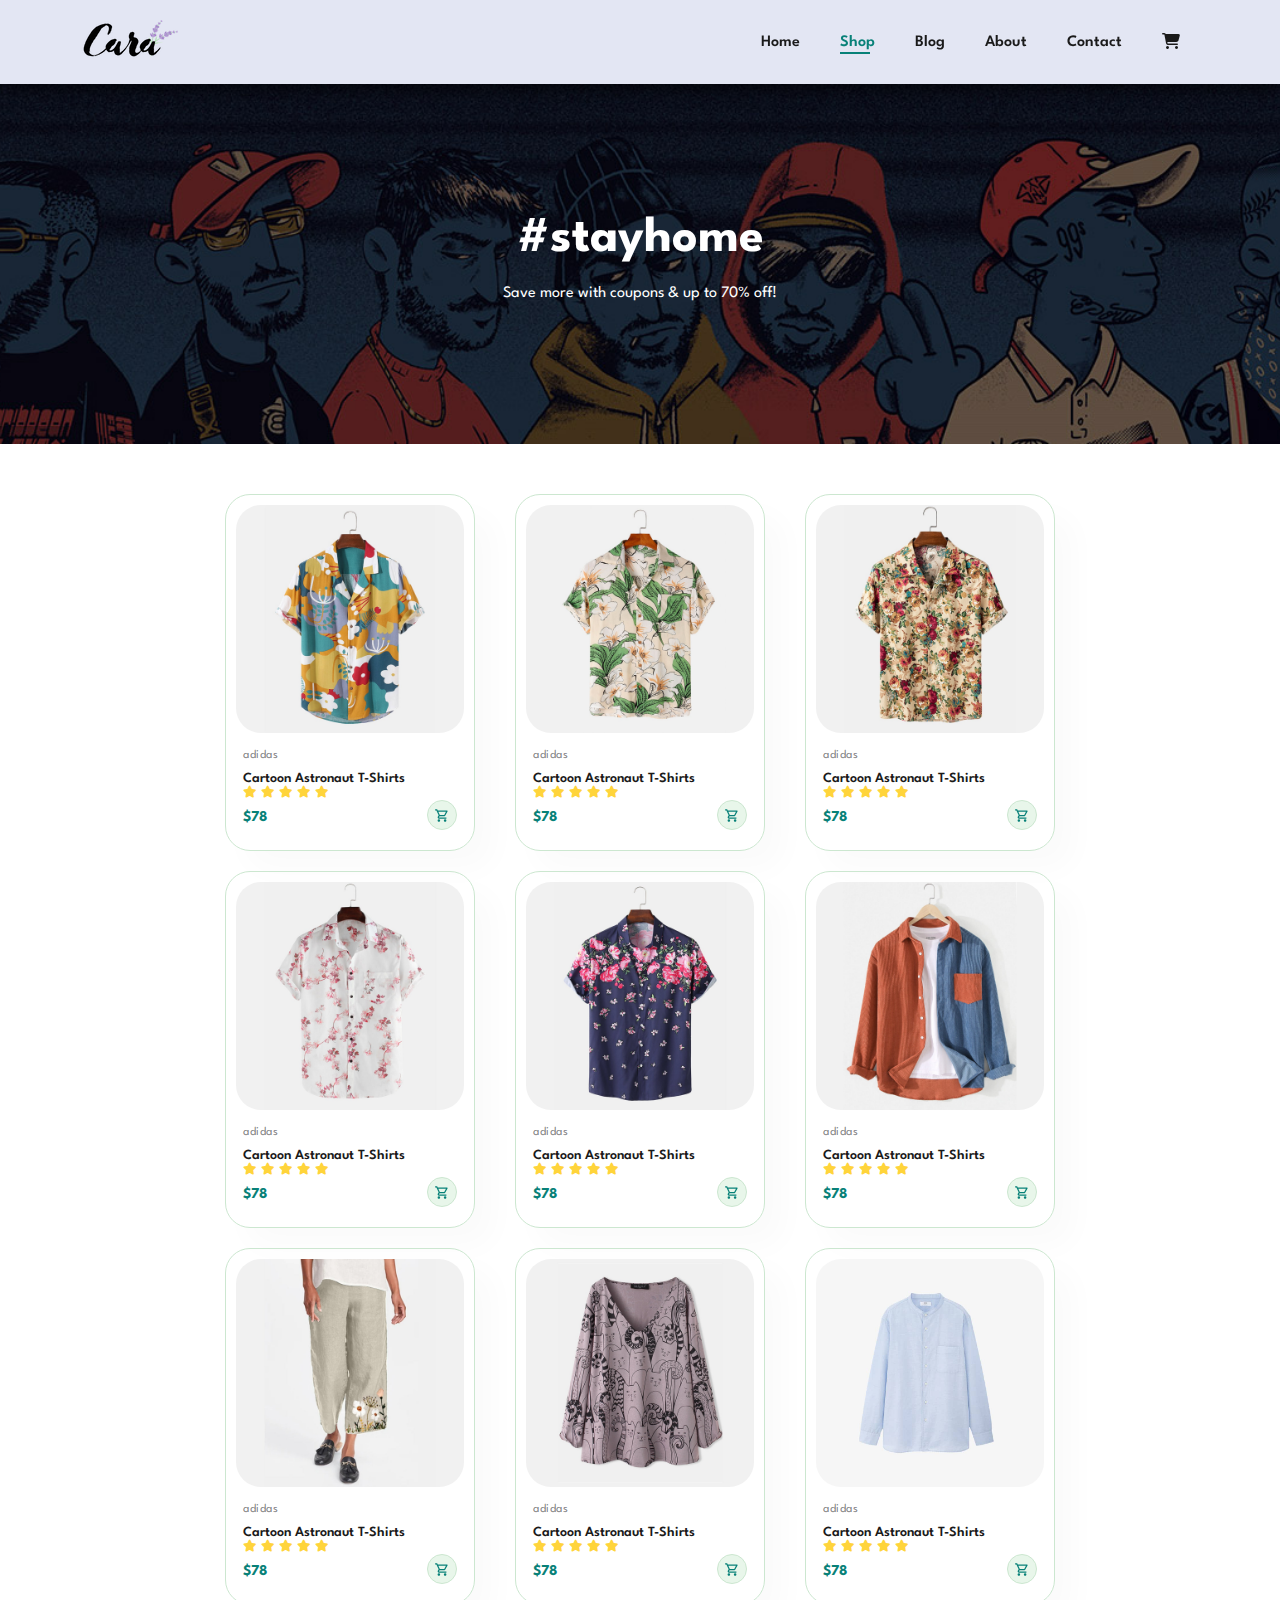
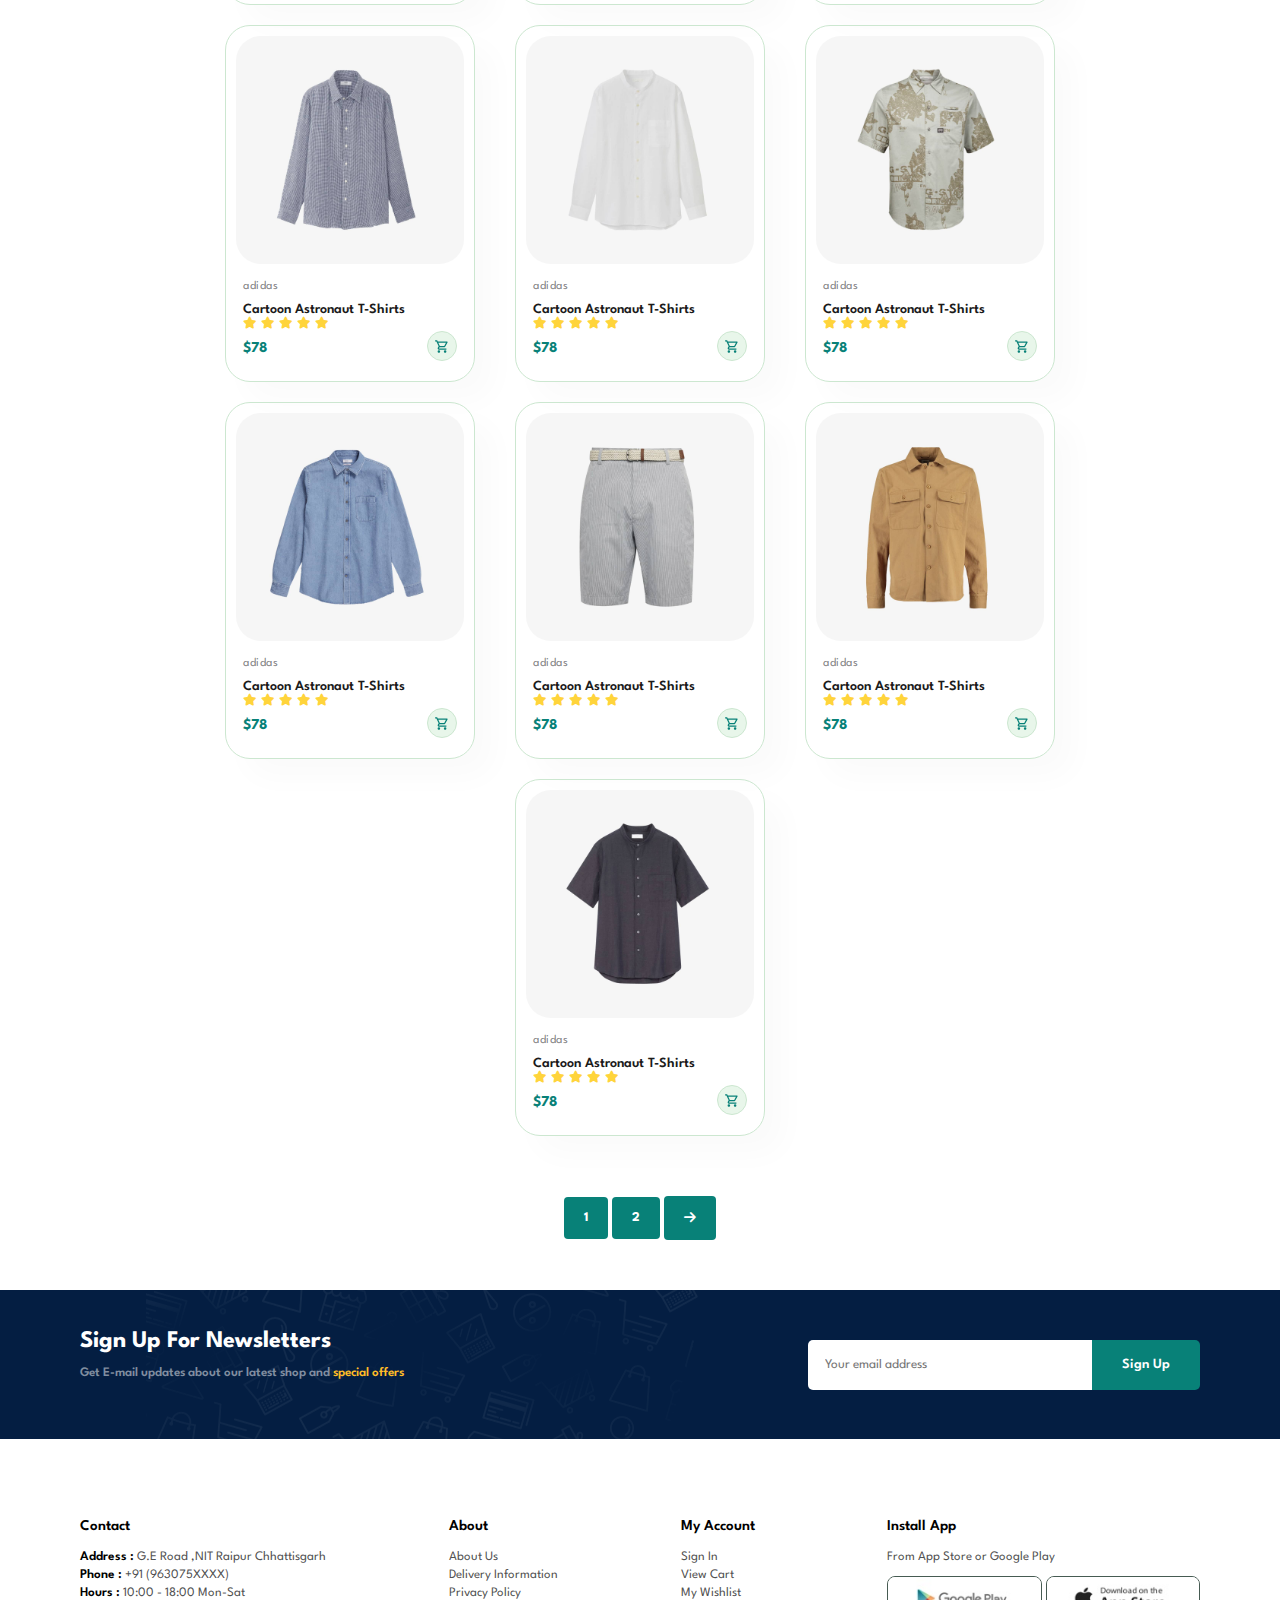
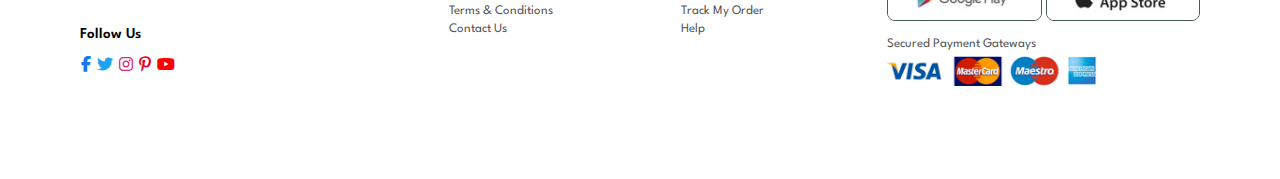
<file: shop.html>
<!DOCTYPE html>
<html lang="en">
<head>
    <meta charset="UTF-8">
    <meta name="viewport" content="width=device-width, initial-scale=1.0">
    <title>Cara | Online shopping store</title>
    <link rel="stylesheet" href="style.css">

    <!-- google font -->
    <link href="https://fonts.googleapis.com/css2?family=Spartan:wght@100;200;300;400;500;600;700;800;900&display=swap" rel="stylesheet">

    <!-- font awesome -->
    <link rel="stylesheet" href="https://cdnjs.cloudflare.com/ajax/libs/font-awesome/6.7.2/css/all.min.css" integrity="sha512-Evv84Mr4kqVGRNSgIGL/F/aIDqQb7xQ2vcrdIwxfjThSH8CSR7PBEakCr51Ck+w+/U6swU2Im1vVX0SVk9ABhg==" crossorigin="anonymous" referrerpolicy="no-referrer" />

    <!-- google icon -->
     <link rel="stylesheet" href="https://fonts.googleapis.com/css2?family=Material+Symbols+Outlined:opsz,wght,FILL,GRAD@20..48,100..700,0..1,-50..200&icon_names=shopping_cart" />
    

</head>
<body>

    <!-- header  section -->
    <header class="header">
        <a href="#"><img src="img/logo.png" class="logo" alt="CARA"></a>
        <div >
            <ul class="nav-links">
                <li><a href="index.html">Home</a></li>
                <li><a class="active" href="shop.html">Shop</a></li>
                <li><a href="blog.html">Blog</a></li>
                <li><a href="about.html">About</a></li>
                <li><a href="contact.html">Contact</a></li>
                <li><a href="cart.html"><i class="fa-solid fa-cart-shopping"></i></a></li>
                <i class="fa-solid fa-xmark" id="close-menu"></i>
            </ul>
        </div>

        <div class="mobile">
            <a href="cart.html"><i class="fa-solid fa-cart-shopping"></i></a>
            <i class="bar fa-solid fa-bars"></i>
        </div>

    </header>

    <main>

        <!-- hero section -->
        <div class="shop-hero">
            <h1>#stayhome</h1>
            <p>Save more with coupons & up to 70% off!</p>
        </div>

        <!-- product section -->
        <div class="product1 section-p1" >
            <div class="prod-container">
                <div class="prod">
                    <img src="img/products/f1.jpg">
                    <div class="description">
                        <span>adidas</span>
                        <h5>Cartoon Astronaut T-Shirts</h5>
                        <div class="star">
                            <i class="fa-solid fa-star" style="color: #FFD43B;"></i>
                            <i class="fa-solid fa-star" style="color: #FFD43B;"></i>
                            <i class="fa-solid fa-star" style="color: #FFD43B;"></i>
                            <i class="fa-solid fa-star" style="color: #FFD43B;"></i>
                            <i class="fa-solid fa-star" style="color: #FFD43B;"></i>
                        </div>
                         <div class="shopbtn">
                            <h4>$78</h4>
                            <div class="cart-btn">
                                <a href="#"><svg xmlns="http://www.w3.org/2000/svg" height="20px" viewBox="0 -960 960 960" width="20px" fill="#088178"><path d="M280-80q-33 0-56.5-23.5T200-160q0-33 23.5-56.5T280-240q33 0 56.5 23.5T360-160q0 33-23.5 56.5T280-80Zm400 0q-33 0-56.5-23.5T600-160q0-33 23.5-56.5T680-240q33 0 56.5 23.5T760-160q0 33-23.5 56.5T680-80ZM246-720l96 200h280l110-200H246Zm-38-80h590q23 0 35 20.5t1 41.5L692-482q-11 20-29.5 31T622-440H324l-44 80h480v80H280q-45 0-68-39.5t-2-78.5l54-98-144-304H40v-80h130l38 80Zm134 280h280-280Z"/></svg></a>
                            </div>
                        </div>
                    </div>
                </div>
                <div class="prod">
                    <img src="img/products/f2.jpg">
                    <div class="description">
                        <span>adidas</span>
                        <h5>Cartoon Astronaut T-Shirts</h5>
                        <div class="star">
                            <i class="fa-solid fa-star" style="color: #FFD43B;"></i>
                            <i class="fa-solid fa-star" style="color: #FFD43B;"></i>
                            <i class="fa-solid fa-star" style="color: #FFD43B;"></i>
                            <i class="fa-solid fa-star" style="color: #FFD43B;"></i>
                            <i class="fa-solid fa-star" style="color: #FFD43B;"></i>
                        </div>
                         <div class="shopbtn">
                            <h4>$78</h4>
                            <div class="cart-btn">
                                <a href="#"><svg xmlns="http://www.w3.org/2000/svg" height="20px" viewBox="0 -960 960 960" width="20px" fill="#088178"><path d="M280-80q-33 0-56.5-23.5T200-160q0-33 23.5-56.5T280-240q33 0 56.5 23.5T360-160q0 33-23.5 56.5T280-80Zm400 0q-33 0-56.5-23.5T600-160q0-33 23.5-56.5T680-240q33 0 56.5 23.5T760-160q0 33-23.5 56.5T680-80ZM246-720l96 200h280l110-200H246Zm-38-80h590q23 0 35 20.5t1 41.5L692-482q-11 20-29.5 31T622-440H324l-44 80h480v80H280q-45 0-68-39.5t-2-78.5l54-98-144-304H40v-80h130l38 80Zm134 280h280-280Z"/></svg></a>
                            </div>
                        </div>
                    </div>
                </div>
                <div class="prod">
                    <img src="img/products/f3.jpg">
                    <div class="description">
                        <span>adidas</span>
                        <h5>Cartoon Astronaut T-Shirts</h5>
                        <div class="star">
                            <i class="fa-solid fa-star" style="color: #FFD43B;"></i>
                            <i class="fa-solid fa-star" style="color: #FFD43B;"></i>
                            <i class="fa-solid fa-star" style="color: #FFD43B;"></i>
                            <i class="fa-solid fa-star" style="color: #FFD43B;"></i>
                            <i class="fa-solid fa-star" style="color: #FFD43B;"></i>
                        </div>
                         <div class="shopbtn">
                            <h4>$78</h4>
                            <div class="cart-btn">
                                <a href="#"><svg xmlns="http://www.w3.org/2000/svg" height="20px" viewBox="0 -960 960 960" width="20px" fill="#088178"><path d="M280-80q-33 0-56.5-23.5T200-160q0-33 23.5-56.5T280-240q33 0 56.5 23.5T360-160q0 33-23.5 56.5T280-80Zm400 0q-33 0-56.5-23.5T600-160q0-33 23.5-56.5T680-240q33 0 56.5 23.5T760-160q0 33-23.5 56.5T680-80ZM246-720l96 200h280l110-200H246Zm-38-80h590q23 0 35 20.5t1 41.5L692-482q-11 20-29.5 31T622-440H324l-44 80h480v80H280q-45 0-68-39.5t-2-78.5l54-98-144-304H40v-80h130l38 80Zm134 280h280-280Z"/></svg></a>
                            </div>
                        </div>
                    </div>
                </div>
                <div class="prod">
                    <img src="img/products/f4.jpg">
                    <div class="description">
                        <span>adidas</span>
                        <h5>Cartoon Astronaut T-Shirts</h5>
                        <div class="star">
                            <i class="fa-solid fa-star" style="color: #FFD43B;"></i>
                            <i class="fa-solid fa-star" style="color: #FFD43B;"></i>
                            <i class="fa-solid fa-star" style="color: #FFD43B;"></i>
                            <i class="fa-solid fa-star" style="color: #FFD43B;"></i>
                            <i class="fa-solid fa-star" style="color: #FFD43B;"></i>
                        </div>
                         <div class="shopbtn">
                            <h4>$78</h4>
                            <div class="cart-btn">
                                <a href="#"><svg xmlns="http://www.w3.org/2000/svg" height="20px" viewBox="0 -960 960 960" width="20px" fill="#088178"><path d="M280-80q-33 0-56.5-23.5T200-160q0-33 23.5-56.5T280-240q33 0 56.5 23.5T360-160q0 33-23.5 56.5T280-80Zm400 0q-33 0-56.5-23.5T600-160q0-33 23.5-56.5T680-240q33 0 56.5 23.5T760-160q0 33-23.5 56.5T680-80ZM246-720l96 200h280l110-200H246Zm-38-80h590q23 0 35 20.5t1 41.5L692-482q-11 20-29.5 31T622-440H324l-44 80h480v80H280q-45 0-68-39.5t-2-78.5l54-98-144-304H40v-80h130l38 80Zm134 280h280-280Z"/></svg></a>
                            </div>
                        </div>
                    </div>
                </div>
                <div class="prod">
                    <img src="img/products/f5.jpg">
                    <div class="description">
                        <span>adidas</span>
                        <h5>Cartoon Astronaut T-Shirts</h5>
                        <div class="star">
                            <i class="fa-solid fa-star" style="color: #FFD43B;"></i>
                            <i class="fa-solid fa-star" style="color: #FFD43B;"></i>
                            <i class="fa-solid fa-star" style="color: #FFD43B;"></i>
                            <i class="fa-solid fa-star" style="color: #FFD43B;"></i>
                            <i class="fa-solid fa-star" style="color: #FFD43B;"></i>
                        </div>
                         <div class="shopbtn">
                            <h4>$78</h4>
                            <div class="cart-btn">
                                <a href="#"><svg xmlns="http://www.w3.org/2000/svg" height="20px" viewBox="0 -960 960 960" width="20px" fill="#088178"><path d="M280-80q-33 0-56.5-23.5T200-160q0-33 23.5-56.5T280-240q33 0 56.5 23.5T360-160q0 33-23.5 56.5T280-80Zm400 0q-33 0-56.5-23.5T600-160q0-33 23.5-56.5T680-240q33 0 56.5 23.5T760-160q0 33-23.5 56.5T680-80ZM246-720l96 200h280l110-200H246Zm-38-80h590q23 0 35 20.5t1 41.5L692-482q-11 20-29.5 31T622-440H324l-44 80h480v80H280q-45 0-68-39.5t-2-78.5l54-98-144-304H40v-80h130l38 80Zm134 280h280-280Z"/></svg></a>
                            </div>
                        </div>
                    </div>
                </div>
                <div class="prod">
                    <img src="img/products/f6.jpg">
                    <div class="description">
                        <span>adidas</span>
                        <h5>Cartoon Astronaut T-Shirts</h5>
                        <div class="star">
                            <i class="fa-solid fa-star" style="color: #FFD43B;"></i>
                            <i class="fa-solid fa-star" style="color: #FFD43B;"></i>
                            <i class="fa-solid fa-star" style="color: #FFD43B;"></i>
                            <i class="fa-solid fa-star" style="color: #FFD43B;"></i>
                            <i class="fa-solid fa-star" style="color: #FFD43B;"></i>
                        </div>
                         <div class="shopbtn">
                            <h4>$78</h4>
                            <div class="cart-btn">
                                <a href="#"><svg xmlns="http://www.w3.org/2000/svg" height="20px" viewBox="0 -960 960 960" width="20px" fill="#088178"><path d="M280-80q-33 0-56.5-23.5T200-160q0-33 23.5-56.5T280-240q33 0 56.5 23.5T360-160q0 33-23.5 56.5T280-80Zm400 0q-33 0-56.5-23.5T600-160q0-33 23.5-56.5T680-240q33 0 56.5 23.5T760-160q0 33-23.5 56.5T680-80ZM246-720l96 200h280l110-200H246Zm-38-80h590q23 0 35 20.5t1 41.5L692-482q-11 20-29.5 31T622-440H324l-44 80h480v80H280q-45 0-68-39.5t-2-78.5l54-98-144-304H40v-80h130l38 80Zm134 280h280-280Z"/></svg></a>
                            </div>
                        </div>
                    </div>
                </div>
                <div class="prod">
                    <img src="img/products/f7.jpg">
                    <div class="description">
                        <span>adidas</span>
                        <h5>Cartoon Astronaut T-Shirts</h5>
                        <div class="star">
                            <i class="fa-solid fa-star" style="color: #FFD43B;"></i>
                            <i class="fa-solid fa-star" style="color: #FFD43B;"></i>
                            <i class="fa-solid fa-star" style="color: #FFD43B;"></i>
                            <i class="fa-solid fa-star" style="color: #FFD43B;"></i>
                            <i class="fa-solid fa-star" style="color: #FFD43B;"></i>
                        </div>
                         <div class="shopbtn">
                            <h4>$78</h4>
                            <div class="cart-btn">
                                <a href="#"><svg xmlns="http://www.w3.org/2000/svg" height="20px" viewBox="0 -960 960 960" width="20px" fill="#088178"><path d="M280-80q-33 0-56.5-23.5T200-160q0-33 23.5-56.5T280-240q33 0 56.5 23.5T360-160q0 33-23.5 56.5T280-80Zm400 0q-33 0-56.5-23.5T600-160q0-33 23.5-56.5T680-240q33 0 56.5 23.5T760-160q0 33-23.5 56.5T680-80ZM246-720l96 200h280l110-200H246Zm-38-80h590q23 0 35 20.5t1 41.5L692-482q-11 20-29.5 31T622-440H324l-44 80h480v80H280q-45 0-68-39.5t-2-78.5l54-98-144-304H40v-80h130l38 80Zm134 280h280-280Z"/></svg></a>
                            </div>
                        </div>
                    </div>
                </div>
                <div class="prod">
                    <img src="img/products/f8.jpg">
                    <div class="description">
                        <span>adidas</span>
                        <h5>Cartoon Astronaut T-Shirts</h5>
                        <div class="star">
                            <i class="fa-solid fa-star" style="color: #FFD43B;"></i>
                            <i class="fa-solid fa-star" style="color: #FFD43B;"></i>
                            <i class="fa-solid fa-star" style="color: #FFD43B;"></i>
                            <i class="fa-solid fa-star" style="color: #FFD43B;"></i>
                            <i class="fa-solid fa-star" style="color: #FFD43B;"></i>
                        </div>
                         <div class="shopbtn">
                            <h4>$78</h4>
                            <div class="cart-btn">
                                <a href="#"><svg xmlns="http://www.w3.org/2000/svg" height="20px" viewBox="0 -960 960 960" width="20px" fill="#088178"><path d="M280-80q-33 0-56.5-23.5T200-160q0-33 23.5-56.5T280-240q33 0 56.5 23.5T360-160q0 33-23.5 56.5T280-80Zm400 0q-33 0-56.5-23.5T600-160q0-33 23.5-56.5T680-240q33 0 56.5 23.5T760-160q0 33-23.5 56.5T680-80ZM246-720l96 200h280l110-200H246Zm-38-80h590q23 0 35 20.5t1 41.5L692-482q-11 20-29.5 31T622-440H324l-44 80h480v80H280q-45 0-68-39.5t-2-78.5l54-98-144-304H40v-80h130l38 80Zm134 280h280-280Z"/></svg></a>
                            </div>
                        </div>
                    </div>
                </div>
                <div class="prod">
                    <img src="img/products/n1.jpg">
                    <div class="description">
                        <span>adidas</span>
                        <h5>Cartoon Astronaut T-Shirts</h5>
                        <div class="star">
                            <i class="fa-solid fa-star" style="color: #FFD43B;"></i>
                            <i class="fa-solid fa-star" style="color: #FFD43B;"></i>
                            <i class="fa-solid fa-star" style="color: #FFD43B;"></i>
                            <i class="fa-solid fa-star" style="color: #FFD43B;"></i>
                            <i class="fa-solid fa-star" style="color: #FFD43B;"></i>
                        </div>
                         <div class="shopbtn">
                            <h4>$78</h4>
                            <div class="cart-btn">
                                <a href="#"><svg xmlns="http://www.w3.org/2000/svg" height="20px" viewBox="0 -960 960 960" width="20px" fill="#088178"><path d="M280-80q-33 0-56.5-23.5T200-160q0-33 23.5-56.5T280-240q33 0 56.5 23.5T360-160q0 33-23.5 56.5T280-80Zm400 0q-33 0-56.5-23.5T600-160q0-33 23.5-56.5T680-240q33 0 56.5 23.5T760-160q0 33-23.5 56.5T680-80ZM246-720l96 200h280l110-200H246Zm-38-80h590q23 0 35 20.5t1 41.5L692-482q-11 20-29.5 31T622-440H324l-44 80h480v80H280q-45 0-68-39.5t-2-78.5l54-98-144-304H40v-80h130l38 80Zm134 280h280-280Z"/></svg></a>
                            </div>
                        </div>
                    </div>
                </div>
                <div class="prod">
                    <img src="img/products/n2.jpg">
                    <div class="description">
                        <span>adidas</span>
                        <h5>Cartoon Astronaut T-Shirts</h5>
                        <div class="star">
                            <i class="fa-solid fa-star" style="color: #FFD43B;"></i>
                            <i class="fa-solid fa-star" style="color: #FFD43B;"></i>
                            <i class="fa-solid fa-star" style="color: #FFD43B;"></i>
                            <i class="fa-solid fa-star" style="color: #FFD43B;"></i>
                            <i class="fa-solid fa-star" style="color: #FFD43B;"></i>
                        </div>
                         <div class="shopbtn">
                            <h4>$78</h4>
                            <div class="cart-btn">
                                <a href="#"><svg xmlns="http://www.w3.org/2000/svg" height="20px" viewBox="0 -960 960 960" width="20px" fill="#088178"><path d="M280-80q-33 0-56.5-23.5T200-160q0-33 23.5-56.5T280-240q33 0 56.5 23.5T360-160q0 33-23.5 56.5T280-80Zm400 0q-33 0-56.5-23.5T600-160q0-33 23.5-56.5T680-240q33 0 56.5 23.5T760-160q0 33-23.5 56.5T680-80ZM246-720l96 200h280l110-200H246Zm-38-80h590q23 0 35 20.5t1 41.5L692-482q-11 20-29.5 31T622-440H324l-44 80h480v80H280q-45 0-68-39.5t-2-78.5l54-98-144-304H40v-80h130l38 80Zm134 280h280-280Z"/></svg></a>
                            </div>
                        </div>
                    </div>
                </div>
                <div class="prod">
                    <img src="img/products/n3.jpg">
                    <div class="description">
                        <span>adidas</span>
                        <h5>Cartoon Astronaut T-Shirts</h5>
                        <div class="star">
                            <i class="fa-solid fa-star" style="color: #FFD43B;"></i>
                            <i class="fa-solid fa-star" style="color: #FFD43B;"></i>
                            <i class="fa-solid fa-star" style="color: #FFD43B;"></i>
                            <i class="fa-solid fa-star" style="color: #FFD43B;"></i>
                            <i class="fa-solid fa-star" style="color: #FFD43B;"></i>
                        </div>
                         <div class="shopbtn">
                            <h4>$78</h4>
                            <div class="cart-btn">
                                <a href="#"><svg xmlns="http://www.w3.org/2000/svg" height="20px" viewBox="0 -960 960 960" width="20px" fill="#088178"><path d="M280-80q-33 0-56.5-23.5T200-160q0-33 23.5-56.5T280-240q33 0 56.5 23.5T360-160q0 33-23.5 56.5T280-80Zm400 0q-33 0-56.5-23.5T600-160q0-33 23.5-56.5T680-240q33 0 56.5 23.5T760-160q0 33-23.5 56.5T680-80ZM246-720l96 200h280l110-200H246Zm-38-80h590q23 0 35 20.5t1 41.5L692-482q-11 20-29.5 31T622-440H324l-44 80h480v80H280q-45 0-68-39.5t-2-78.5l54-98-144-304H40v-80h130l38 80Zm134 280h280-280Z"/></svg></a>
                            </div>
                        </div>
                    </div>
                </div>
                <div class="prod">
                    <img src="img/products/n4.jpg">
                    <div class="description">
                        <span>adidas</span>
                        <h5>Cartoon Astronaut T-Shirts</h5>
                        <div class="star">
                            <i class="fa-solid fa-star" style="color: #FFD43B;"></i>
                            <i class="fa-solid fa-star" style="color: #FFD43B;"></i>
                            <i class="fa-solid fa-star" style="color: #FFD43B;"></i>
                            <i class="fa-solid fa-star" style="color: #FFD43B;"></i>
                            <i class="fa-solid fa-star" style="color: #FFD43B;"></i>
                        </div>
                         <div class="shopbtn">
                            <h4>$78</h4>
                            <div class="cart-btn">
                                <a href="#"><svg xmlns="http://www.w3.org/2000/svg" height="20px" viewBox="0 -960 960 960" width="20px" fill="#088178"><path d="M280-80q-33 0-56.5-23.5T200-160q0-33 23.5-56.5T280-240q33 0 56.5 23.5T360-160q0 33-23.5 56.5T280-80Zm400 0q-33 0-56.5-23.5T600-160q0-33 23.5-56.5T680-240q33 0 56.5 23.5T760-160q0 33-23.5 56.5T680-80ZM246-720l96 200h280l110-200H246Zm-38-80h590q23 0 35 20.5t1 41.5L692-482q-11 20-29.5 31T622-440H324l-44 80h480v80H280q-45 0-68-39.5t-2-78.5l54-98-144-304H40v-80h130l38 80Zm134 280h280-280Z"/></svg></a>
                            </div>
                        </div>
                    </div>
                </div>
                <div class="prod">
                    <img src="img/products/n5.jpg">
                    <div class="description">
                        <span>adidas</span>
                        <h5>Cartoon Astronaut T-Shirts</h5>
                        <div class="star">
                            <i class="fa-solid fa-star" style="color: #FFD43B;"></i>
                            <i class="fa-solid fa-star" style="color: #FFD43B;"></i>
                            <i class="fa-solid fa-star" style="color: #FFD43B;"></i>
                            <i class="fa-solid fa-star" style="color: #FFD43B;"></i>
                            <i class="fa-solid fa-star" style="color: #FFD43B;"></i>
                        </div>
                         <div class="shopbtn">
                            <h4>$78</h4>
                            <div class="cart-btn">
                                <a href="#"><svg xmlns="http://www.w3.org/2000/svg" height="20px" viewBox="0 -960 960 960" width="20px" fill="#088178"><path d="M280-80q-33 0-56.5-23.5T200-160q0-33 23.5-56.5T280-240q33 0 56.5 23.5T360-160q0 33-23.5 56.5T280-80Zm400 0q-33 0-56.5-23.5T600-160q0-33 23.5-56.5T680-240q33 0 56.5 23.5T760-160q0 33-23.5 56.5T680-80ZM246-720l96 200h280l110-200H246Zm-38-80h590q23 0 35 20.5t1 41.5L692-482q-11 20-29.5 31T622-440H324l-44 80h480v80H280q-45 0-68-39.5t-2-78.5l54-98-144-304H40v-80h130l38 80Zm134 280h280-280Z"/></svg></a>
                            </div>
                        </div>
                    </div>
                </div>
                <div class="prod">
                    <img src="img/products/n6.jpg">
                    <div class="description">
                        <span>adidas</span>
                        <h5>Cartoon Astronaut T-Shirts</h5>
                        <div class="star">
                            <i class="fa-solid fa-star" style="color: #FFD43B;"></i>
                            <i class="fa-solid fa-star" style="color: #FFD43B;"></i>
                            <i class="fa-solid fa-star" style="color: #FFD43B;"></i>
                            <i class="fa-solid fa-star" style="color: #FFD43B;"></i>
                            <i class="fa-solid fa-star" style="color: #FFD43B;"></i>
                        </div>
                         <div class="shopbtn">
                            <h4>$78</h4>
                            <div class="cart-btn">
                                <a href="#"><svg xmlns="http://www.w3.org/2000/svg" height="20px" viewBox="0 -960 960 960" width="20px" fill="#088178"><path d="M280-80q-33 0-56.5-23.5T200-160q0-33 23.5-56.5T280-240q33 0 56.5 23.5T360-160q0 33-23.5 56.5T280-80Zm400 0q-33 0-56.5-23.5T600-160q0-33 23.5-56.5T680-240q33 0 56.5 23.5T760-160q0 33-23.5 56.5T680-80ZM246-720l96 200h280l110-200H246Zm-38-80h590q23 0 35 20.5t1 41.5L692-482q-11 20-29.5 31T622-440H324l-44 80h480v80H280q-45 0-68-39.5t-2-78.5l54-98-144-304H40v-80h130l38 80Zm134 280h280-280Z"/></svg></a>
                            </div>
                        </div>
                    </div>
                </div>
                <div class="prod">
                    <img src="img/products/n7.jpg">
                    <div class="description">
                        <span>adidas</span>
                        <h5>Cartoon Astronaut T-Shirts</h5>
                        <div class="star">
                            <i class="fa-solid fa-star" style="color: #FFD43B;"></i>
                            <i class="fa-solid fa-star" style="color: #FFD43B;"></i>
                            <i class="fa-solid fa-star" style="color: #FFD43B;"></i>
                            <i class="fa-solid fa-star" style="color: #FFD43B;"></i>
                            <i class="fa-solid fa-star" style="color: #FFD43B;"></i>
                        </div>
                         <div class="shopbtn">
                            <h4>$78</h4>
                            <div class="cart-btn">
                                <a href="#"><svg xmlns="http://www.w3.org/2000/svg" height="20px" viewBox="0 -960 960 960" width="20px" fill="#088178"><path d="M280-80q-33 0-56.5-23.5T200-160q0-33 23.5-56.5T280-240q33 0 56.5 23.5T360-160q0 33-23.5 56.5T280-80Zm400 0q-33 0-56.5-23.5T600-160q0-33 23.5-56.5T680-240q33 0 56.5 23.5T760-160q0 33-23.5 56.5T680-80ZM246-720l96 200h280l110-200H246Zm-38-80h590q23 0 35 20.5t1 41.5L692-482q-11 20-29.5 31T622-440H324l-44 80h480v80H280q-45 0-68-39.5t-2-78.5l54-98-144-304H40v-80h130l38 80Zm134 280h280-280Z"/></svg></a>
                            </div>
                        </div>
                    </div>
                </div>
                <div class="prod">
                    <img src="img/products/n8.jpg">
                    <div class="description">
                        <span>adidas</span>
                        <h5>Cartoon Astronaut T-Shirts</h5>
                        <div class="star">
                            <i class="fa-solid fa-star" style="color: #FFD43B;"></i>
                            <i class="fa-solid fa-star" style="color: #FFD43B;"></i>
                            <i class="fa-solid fa-star" style="color: #FFD43B;"></i>
                            <i class="fa-solid fa-star" style="color: #FFD43B;"></i>
                            <i class="fa-solid fa-star" style="color: #FFD43B;"></i>
                        </div>
                         <div class="shopbtn">
                            <h4>$78</h4>
                            <div class="cart-btn">
                                <a href="#"><svg xmlns="http://www.w3.org/2000/svg" height="20px" viewBox="0 -960 960 960" width="20px" fill="#088178"><path d="M280-80q-33 0-56.5-23.5T200-160q0-33 23.5-56.5T280-240q33 0 56.5 23.5T360-160q0 33-23.5 56.5T280-80Zm400 0q-33 0-56.5-23.5T600-160q0-33 23.5-56.5T680-240q33 0 56.5 23.5T760-160q0 33-23.5 56.5T680-80ZM246-720l96 200h280l110-200H246Zm-38-80h590q23 0 35 20.5t1 41.5L692-482q-11 20-29.5 31T622-440H324l-44 80h480v80H280q-45 0-68-39.5t-2-78.5l54-98-144-304H40v-80h130l38 80Zm134 280h280-280Z"/></svg></a>
                            </div>
                        </div>
                    </div>
                </div>
            </div>
        </div>
       
        <!-- pagination section -->
        <div class="pagination">
            <button>1</button>
            <button>2</button>
            <button><i class="fa-solid fa-arrow-right"></i></button>
        </div>
        
        <!-- newsletter section -->
        <div class="newsletter section-p1 section-m1">
            <div class="newstext">
                <h3>Sign Up For Newsletters</h3>
                <p>Get E-mail updates about our latest shop and <span class="yellowtext">special offers</span>  </p>
            </div>
            <div class="form">
                <input type="email" id="email" placeholder="Your email address">
                <button class="normal">Sign Up</button> 
            </div>
        </div>

        <!-- footer -->
        <footer class="footer section-m1 section-p1">
            <div class="col">
                <h6 class="headings">Contact</h6>
                <h5 class="space">Address : <span>G.E Road ,NIT Raipur Chhattisgarh</span></h5>
                <h5 class="space">Phone : <span>+91 (963075XXXX)</span></h5>
                <h5 class="space">Hours : <span>10:00 - 18:00 Mon-Sat</span></h5>
                <div class="follow">
                    <h6 class="headings">Follow Us</h6>
                    <div class="follow-icons">
                        <a href="#"><i class="fa-brands fa-facebook-f"></i></a>
                        <a href="#"><i class="fa-brands fa-twitter"></i></a>
                        <a href="#"> <i class="fa-brands fa-instagram"></i></a>
                        <a href="#"><i class="fa-brands fa-pinterest-p"></i></a>
                        <a href="#"><i class="fa-brands fa-youtube"></i></a>
                    </div>
                </div>
            </div>


            <div class="col">
                <h6 class="headings">About</h6>
                <a href="#">About Us</a>
                <a href="#">Delivery Information</a>
                <a href="#">Privacy Policy</a>
                <a href="#">Terms & Conditions</a>
                <a href="#">Contact Us</a>
            </div>

            <div class="col">
                <h6 class="headings">My Account</h6>
                <a href="#">Sign In</a>
                <a href="#">View Cart</a>
                <a href="#">My Wishlist</a>
                <a href="#">Track My Order</a>
                <a href="#">Help</a>
            </div>

            <div class="install-col col">
                <h6 class="headings">Install App</h6>
                <span>From App Store or Google Play</span>
                <div class="download-app">
                    <a href="#"><img src="img/pay/play.jpg" ></a>
                    <a href="#"><img src="img/pay/app.jpg" ></a>
                </div>
                <span>Secured Payment Gateways</span>
                <a class="pay" href="#"><img src="img/pay/pay.png" ></a>
            </div>
        </footer>




    </main>
    <script src="script.js"></script>
    <script>
        // here we learn how redirect from one html page to another
        let prod = document.querySelectorAll(".prod");
        prod.forEach((p) => {
            p.addEventListener("click" , function(event){
                console.log("clicked");
                window.location.href = "sproduct.html";
            })
        })
    </script>
</body>
</html>
</file>
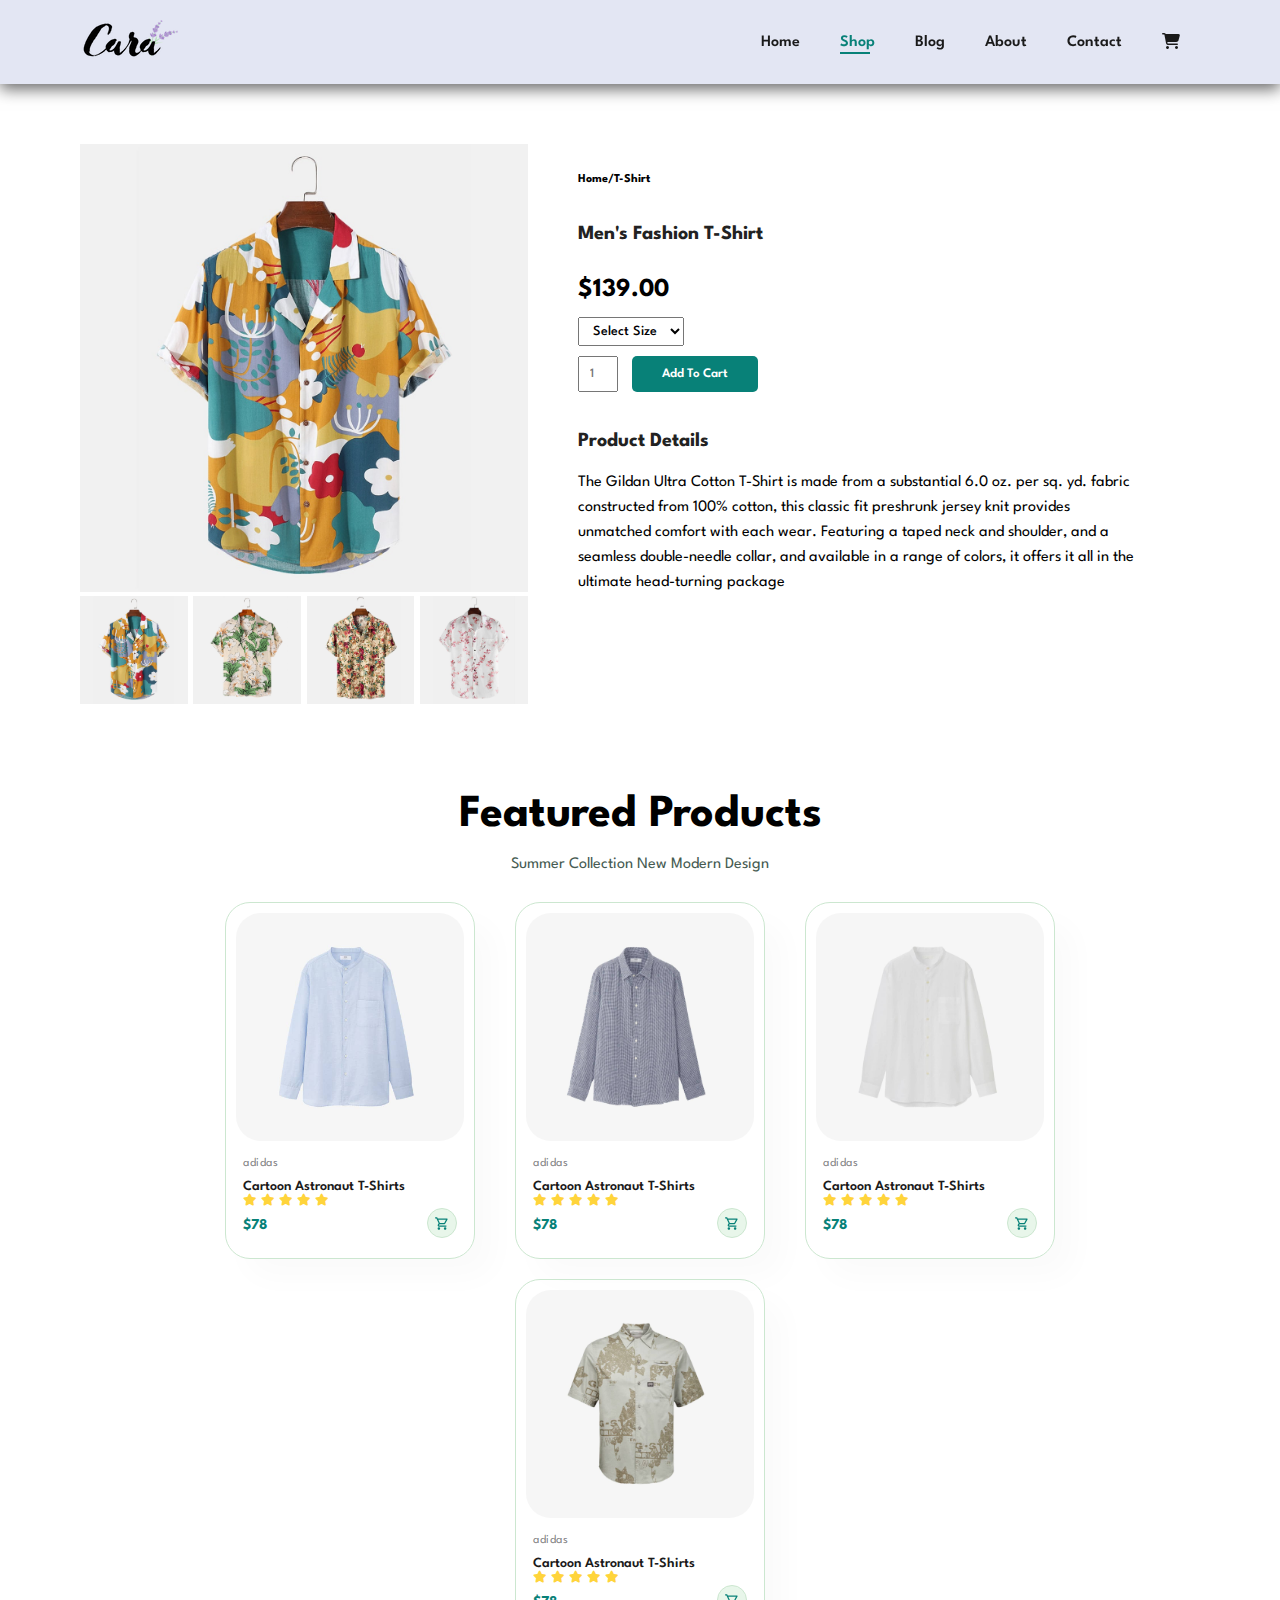
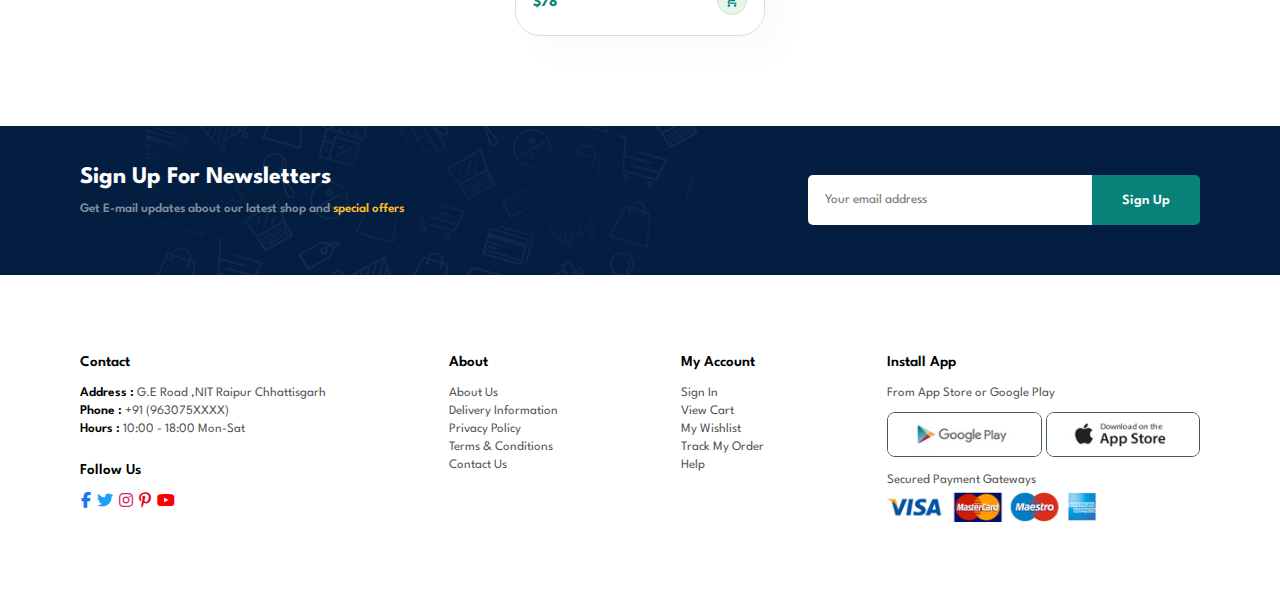
<file: sproduct.html>
<!DOCTYPE html>
<html lang="en">
<head>
    <meta charset="UTF-8">
    <meta name="viewport" content="width=device-width, initial-scale=1.0">
    <title>Cara | Online shopping store</title>
    <link rel="stylesheet" href="style.css">

    <!-- google font -->
    <link href="https://fonts.googleapis.com/css2?family=Spartan:wght@100;200;300;400;500;600;700;800;900&display=swap" rel="stylesheet">

    <!-- font awesome -->
    <link rel="stylesheet" href="https://cdnjs.cloudflare.com/ajax/libs/font-awesome/6.7.2/css/all.min.css" integrity="sha512-Evv84Mr4kqVGRNSgIGL/F/aIDqQb7xQ2vcrdIwxfjThSH8CSR7PBEakCr51Ck+w+/U6swU2Im1vVX0SVk9ABhg==" crossorigin="anonymous" referrerpolicy="no-referrer" />

    <!-- google icon -->
     <link rel="stylesheet" href="https://fonts.googleapis.com/css2?family=Material+Symbols+Outlined:opsz,wght,FILL,GRAD@20..48,100..700,0..1,-50..200&icon_names=shopping_cart" />
    

</head>
<body>

    <!-- header  section -->
    <header class="header">
        <a href="#"><img src="img/logo.png" class="logo" alt="CARA"></a>
        <div >
            <ul class="nav-links">
                <li><a href="index.html">Home</a></li>
                <li><a class="active" href="shop.html">Shop</a></li>
                <li><a href="blog.html">Blog</a></li>
                <li><a href="about.html">About</a></li>
                <li><a href="contact.html">Contact</a></li>
                <li><a href="cart.html"><i class="fa-solid fa-cart-shopping"></i></a></li>
                <i class="fa-solid fa-xmark" id="close-menu"></i>
            </ul>
        </div>

        <div class="mobile">
            <a href="cart.html"><i class="fa-solid fa-cart-shopping"></i></a>
            <i class="bar fa-solid fa-bars"></i>
        </div>

    </header>

    <main>
        
        <!-- product details  -->
         <div class="prodetail section-p1">
            <div class="proimg">
                <div class="currentimg">
                    <img src="img/products/f1.jpg" id="curr_img">
                    <div class="otherimg">
                        <div class="other-sm-img">
                            <img src="img/products/f1.jpg" class="sm_img">
                        </div>
                        <div class="other-sm-img">
                            <img src="img/products/f2.jpg" class="sm_img">
                        </div>
                        <div class="other-sm-img">
                            <img src="img/products/f3.jpg" class="sm_img">
                        </div>
                        <div class="other-sm-img">
                            <img src="img/products/f4.jpg" class="sm_img">
                        </div>
                    </div>
                </div>
            </div>
            <div class="proinfo">
                <h6>Home/T-Shirt</h6>
                <h4>Men's Fashion T-Shirt</h4>
                <h2 style="color: black;">$139.00</h2>
                <form>
                    <select name="size" id="size">
                        <option value="size-val">Select Size</option>
                        <option value="XXL">XXL</option>
                        <option value="XL">XL</option>
                        <option value="Large">Large</option>
                        <option value="Medium">Medium</option>
                        <option value="Small">Small</option>
                    </select>
                </form>
                <form>
                    <input type="number" min="0" placeholder="1">
                    <button>Add To Cart</button>
                </form>
                <h4>Product Details</h4>
                <span>The Gildan Ultra Cotton T-Shirt is made from a substantial 6.0 oz. per sq. yd. fabric constructed from 100% cotton, this classic fit preshrunk jersey knit provides unmatched comfort with each wear. Featuring a taped neck and shoulder, and a seamless double-needle collar, and available in a range of colors, it offers it all in the ultimate head-turning package</span>

            </div>
         </div>

         <div class="product1 section-p1" >
            <h2>Featured Products</h2>
            <p>Summer Collection New Modern Design</p>
            <div class="prod-container">
                <div class="prod">
                    <img src="img/products/n1.jpg">
                    <div class="description">
                        <span>adidas</span>
                        <h5>Cartoon Astronaut T-Shirts</h5>
                        <div class="star">
                            <i class="fa-solid fa-star" style="color: #FFD43B;"></i>
                            <i class="fa-solid fa-star" style="color: #FFD43B;"></i>
                            <i class="fa-solid fa-star" style="color: #FFD43B;"></i>
                            <i class="fa-solid fa-star" style="color: #FFD43B;"></i>
                            <i class="fa-solid fa-star" style="color: #FFD43B;"></i>
                        </div>
                         <div class="shopbtn">
                            <h4>$78</h4>
                            <div class="cart-btn">
                                <a href="#"><svg xmlns="http://www.w3.org/2000/svg" height="20px" viewBox="0 -960 960 960" width="20px" fill="#088178"><path d="M280-80q-33 0-56.5-23.5T200-160q0-33 23.5-56.5T280-240q33 0 56.5 23.5T360-160q0 33-23.5 56.5T280-80Zm400 0q-33 0-56.5-23.5T600-160q0-33 23.5-56.5T680-240q33 0 56.5 23.5T760-160q0 33-23.5 56.5T680-80ZM246-720l96 200h280l110-200H246Zm-38-80h590q23 0 35 20.5t1 41.5L692-482q-11 20-29.5 31T622-440H324l-44 80h480v80H280q-45 0-68-39.5t-2-78.5l54-98-144-304H40v-80h130l38 80Zm134 280h280-280Z"/></svg></a>
                            </div>
                        </div>
                    </div>
                </div>
                <div class="prod">
                    <img src="img/products/n2.jpg">
                    <div class="description">
                        <span>adidas</span>
                        <h5>Cartoon Astronaut T-Shirts</h5>
                        <div class="star">
                            <i class="fa-solid fa-star" style="color: #FFD43B;"></i>
                            <i class="fa-solid fa-star" style="color: #FFD43B;"></i>
                            <i class="fa-solid fa-star" style="color: #FFD43B;"></i>
                            <i class="fa-solid fa-star" style="color: #FFD43B;"></i>
                            <i class="fa-solid fa-star" style="color: #FFD43B;"></i>
                        </div>
                         <div class="shopbtn">
                            <h4>$78</h4>
                            <div class="cart-btn">
                                <a href="#"><svg xmlns="http://www.w3.org/2000/svg" height="20px" viewBox="0 -960 960 960" width="20px" fill="#088178"><path d="M280-80q-33 0-56.5-23.5T200-160q0-33 23.5-56.5T280-240q33 0 56.5 23.5T360-160q0 33-23.5 56.5T280-80Zm400 0q-33 0-56.5-23.5T600-160q0-33 23.5-56.5T680-240q33 0 56.5 23.5T760-160q0 33-23.5 56.5T680-80ZM246-720l96 200h280l110-200H246Zm-38-80h590q23 0 35 20.5t1 41.5L692-482q-11 20-29.5 31T622-440H324l-44 80h480v80H280q-45 0-68-39.5t-2-78.5l54-98-144-304H40v-80h130l38 80Zm134 280h280-280Z"/></svg></a>
                            </div>
                        </div>
                    </div>
                </div>
                <div class="prod">
                    <img src="img/products/n3.jpg">
                    <div class="description">
                        <span>adidas</span>
                        <h5>Cartoon Astronaut T-Shirts</h5>
                        <div class="star">
                            <i class="fa-solid fa-star" style="color: #FFD43B;"></i>
                            <i class="fa-solid fa-star" style="color: #FFD43B;"></i>
                            <i class="fa-solid fa-star" style="color: #FFD43B;"></i>
                            <i class="fa-solid fa-star" style="color: #FFD43B;"></i>
                            <i class="fa-solid fa-star" style="color: #FFD43B;"></i>
                        </div>
                         <div class="shopbtn">
                            <h4>$78</h4>
                            <div class="cart-btn">
                                <a href="#"><svg xmlns="http://www.w3.org/2000/svg" height="20px" viewBox="0 -960 960 960" width="20px" fill="#088178"><path d="M280-80q-33 0-56.5-23.5T200-160q0-33 23.5-56.5T280-240q33 0 56.5 23.5T360-160q0 33-23.5 56.5T280-80Zm400 0q-33 0-56.5-23.5T600-160q0-33 23.5-56.5T680-240q33 0 56.5 23.5T760-160q0 33-23.5 56.5T680-80ZM246-720l96 200h280l110-200H246Zm-38-80h590q23 0 35 20.5t1 41.5L692-482q-11 20-29.5 31T622-440H324l-44 80h480v80H280q-45 0-68-39.5t-2-78.5l54-98-144-304H40v-80h130l38 80Zm134 280h280-280Z"/></svg></a>
                            </div>
                        </div>
                    </div>
                </div>
                <div class="prod">
                    <img src="img/products/n4.jpg">
                    <div class="description">
                        <span>adidas</span>
                        <h5>Cartoon Astronaut T-Shirts</h5>
                        <div class="star">
                            <i class="fa-solid fa-star" style="color: #FFD43B;"></i>
                            <i class="fa-solid fa-star" style="color: #FFD43B;"></i>
                            <i class="fa-solid fa-star" style="color: #FFD43B;"></i>
                            <i class="fa-solid fa-star" style="color: #FFD43B;"></i>
                            <i class="fa-solid fa-star" style="color: #FFD43B;"></i>
                        </div>
                         <div class="shopbtn">
                            <h4>$78</h4>
                            <div class="cart-btn">
                                <a href="#"><svg xmlns="http://www.w3.org/2000/svg" height="20px" viewBox="0 -960 960 960" width="20px" fill="#088178"><path d="M280-80q-33 0-56.5-23.5T200-160q0-33 23.5-56.5T280-240q33 0 56.5 23.5T360-160q0 33-23.5 56.5T280-80Zm400 0q-33 0-56.5-23.5T600-160q0-33 23.5-56.5T680-240q33 0 56.5 23.5T760-160q0 33-23.5 56.5T680-80ZM246-720l96 200h280l110-200H246Zm-38-80h590q23 0 35 20.5t1 41.5L692-482q-11 20-29.5 31T622-440H324l-44 80h480v80H280q-45 0-68-39.5t-2-78.5l54-98-144-304H40v-80h130l38 80Zm134 280h280-280Z"/></svg></a>
                            </div>
                        </div>
                    </div>
                </div>
            </div>
        </div>

        <!-- newsletter section -->
        <div class="newsletter section-p1 section-m1">
            <div class="newstext">
                <h3>Sign Up For Newsletters</h3>
                <p>Get E-mail updates about our latest shop and <span class="yellowtext">special offers</span>  </p>
            </div>
            <div class="form">
                <input type="email" id="email" placeholder="Your email address">
                <button class="normal">Sign Up</button> 
            </div>
        </div>

        <!-- footer -->
        <footer class="footer section-m1 section-p1">
            <div class="col">
                <h6 class="headings">Contact</h6>
                <h5 class="space">Address : <span>G.E Road ,NIT Raipur Chhattisgarh</span></h5>
                <h5 class="space">Phone : <span>+91 (963075XXXX)</span></h5>
                <h5 class="space">Hours : <span>10:00 - 18:00 Mon-Sat</span></h5>
                <div class="follow">
                    <h6 class="headings">Follow Us</h6>
                    <div class="follow-icons">
                        <a href="#"><i class="fa-brands fa-facebook-f"></i></a>
                        <a href="#"><i class="fa-brands fa-twitter"></i></a>
                        <a href="#"> <i class="fa-brands fa-instagram"></i></a>
                        <a href="#"><i class="fa-brands fa-pinterest-p"></i></a>
                        <a href="#"><i class="fa-brands fa-youtube"></i></a>
                    </div>
                </div>
            </div>


            <div class="col">
                <h6 class="headings">About</h6>
                <a href="#">About Us</a>
                <a href="#">Delivery Information</a>
                <a href="#">Privacy Policy</a>
                <a href="#">Terms & Conditions</a>
                <a href="#">Contact Us</a>
            </div>

            <div class="col">
                <h6 class="headings">My Account</h6>
                <a href="#">Sign In</a>
                <a href="#">View Cart</a>
                <a href="#">My Wishlist</a>
                <a href="#">Track My Order</a>
                <a href="#">Help</a>
            </div>

            <div class="install-col col">
                <h6 class="headings">Install App</h6>
                <span>From App Store or Google Play</span>
                <div class="download-app">
                    <a href="#"><img src="img/pay/play.jpg" ></a>
                    <a href="#"><img src="img/pay/app.jpg" ></a>
                </div>
                <span>Secured Payment Gateways</span>
                <a class="pay" href="#"><img src="img/pay/pay.png" ></a>
            </div>
        </footer>



    
    </main>

    <script src="script.js"></script>
    <script>
        let main_img = document.querySelector("#curr_img");
        let small_img = document.querySelectorAll(".sm_img");
        small_img.forEach((img) => {
            img.addEventListener("click" , function(event){
                main_img.src = img.src;
                console.dir(img);
            })
        })

    </script>
</body>
</html>
</file>
<file: style.css>
*{
    margin: 0;
    padding: 0;
    box-sizing: border-box;
    font-family: 'Spartan', 'serif';
}
h1{
    font-size: 50px;
    line-height: 64px;
    color: #222;
}

h2{
    font-size: 46px;
    line-height: 54px;
    color: #222; 
}

h4{
    font-size: 20px; 
    color: #222;
}

h6{
    font-size: 12px; 
    font-weight: 700;
}

p{
    font-size: 16px;
    color: #465b52;
    margin: 15px 0 20px 0;
}

.section-p1{
    padding: 40px 80px;
}

.section-m1{
    margin: 40px 0;
}
 body{
    width: 100%;
 }
 button.normal{
    font-size: 14px;
    font-weight: 600;
    padding: 15px 30px;
    color: black;
    background-color: white;
    border-radius: 5px;
    cursor: pointer;
    border: none;
    outline: none;
    transition: 0.2s;
 }

 /* header start */
 .header{
    display: flex;
    align-items: center;
    justify-content: space-between;
    padding: 20px 80px;
    background-color: #e3e6f3;
    box-shadow:0 5px 15px rgba(0, 0, 0, 0.6);
    position: sticky;
    top: 0;
    left: 0;

 }
 .nav-links{
    display: flex;
    align-items: center;
    justify-content: center ;

 }
 /* okk position given relative here */
 .nav-links li{
    list-style: none;
    padding: 0 20px;
    position: relative;
 }
 .nav-links li a{
    text-decoration: none;
    font-size: 16px;
    font-weight: 600;
    color: #1a1a1a;
    transition: 0.2s easer;
 }
 .nav-links li a:hover{
    color: #088178;
 }
 .nav-links li a.active{
    color: #088178;
 }

 /* to give underline effect on the active link give position:relative to parent element (ie :to list containing this <a> tags) */
 .nav-links li a.active::after,
 .nav-links li a:hover::after{
    content: '';
    position: absolute;
    width: 30px;
    height: 2px;
    border-radius: 100x;
    background-color: #088178;
    bottom:-4px;
    left: 20px;
 }

 .mobile{
  display: none;
 }

 #close-menu {
  display: none;
  
 }

 /* home page */
 .hero{
    background-image: url("img/hero4.png");
    background-size: cover;
    background-repeat: no-repeat;
    background-position: top 25% right 0%;
    height: 90vh;
    width: 100%;
    padding: 0 80px;
    display: flex;
    flex-direction: column;
    align-items: flex-start;
    justify-content: center;
 }

 .hero h4{
    padding-bottom: 15px;
    font-weight: 700;
 }
 .hero h2{
  color: black;
  font-weight: 700;
}
 .hero h1{
    color: #088178;
    font-weight: 800;
 }
 .hero button{
    background-color: transparent;
    background-image: url("img/button.png");
    background-repeat: no-repeat;
    background-position: center;
    padding: 14px 80px 14px 65px;
    border: none;
    color: #088178;
    cursor: pointer;
    font-weight: 700;
    font-size: 15px;
 }

 /* feature section */
 .feature{
    display: flex;
    align-items: center;
    justify-content: space-evenly;
    flex-wrap: wrap;
 }
 .fe-box{
    width: 180px;
    text-align: center;
    padding: 25px 15px;
    box-shadow: 20px 20px 34px rgba(0, 0, 0, 0.03);
    border: 1px solid #cce7d0;
    border-radius: 5px;
    margin: 15px 0;
 }
 .fe-box:hover{
   box-shadow: 10px 10px 54px rgba(70, 62, 221, 0.1);
 }

 .fe-box img{
   width: 100%;
   margin-bottom: 8px;
 }
 .fe-box h6{
   display: inline-block;
   padding: 9px 8px 6px 8px;
   color: #088178;
   background-color: #d1e8f2;
   line-height: 1;
   border-radius: 4px;
 }

 .fe-box:nth-child(2) h6{
   background-color: #fddde4; 
 }
 .fe-box:nth-child(3) h6{
   background-color: #cdebbc;
 }
 .fe-box:nth-child(4) h6{
   background-color: #d1e8f2;
 }
 .fe-box:nth-child(5) h6{
   background-color: #cdd4f8;
 }
 .fe-box:nth-child(6) h6{
   background-color: #fff2e5;
 }


/* product 1 section */
 .product1{
   text-align: center;
 }

 .product1 >h2{
  color: #000;
  font-weight: 700;
 }
 .prod{
   width: 250px;
   border: 1px solid #cce7d0;
   padding: 10px;
   border-radius: 25px;
   cursor: pointer;
   box-shadow: 20px 20px 30px rgba(0, 0, 0, 0.02);
   margin: 10px 20px;
   transition: 0.2s ease;
 }

 .prod img{
   width: 100%;
   border-radius: 25px;
 }

 .prod:hover{
   box-shadow: 20px 20px 30px rgba(0, 0, 0, 0.05);
 }

 .prod .description{
   text-align: start;
   padding: 10px 7px;
 }

 .prod .description span{
   color: #606063c9;
   font-size: 12px;
   letter-spacing: 0.5px;
 }
 .prod .description h5{
   padding-top: 10px;
   color: #1a1a1a;
   font-size: 14px;
   font-weight: 600;
 }

 .prod .description i{
   font-size: 12px;
 }
 .prod .description h4{
   padding-top: 10px;
   font-size: 15px; 
   font-weight: 700;
   color:#088178;
 }
 .prod .description .shopbtn{
   display: flex;
   justify-content: space-between;
 }
.cart-btn a svg{
   padding-top: 5px;
   color: #088178;
   font-weight: 700;
   
}
.cart-btn{
   display: flex;
   align-items: center;
   justify-content: center;
   height: 30px;
   width: 30px;
   border-radius: 100%;
   background-color: #e8f6ea;
   border: 1px solid #cce7d0;
   transition: 0.2s  ease;  
}
.cart-btn:hover{
  transform: scale(1.1);
}
.prod-container{
  display: flex;
  justify-content: center;
  flex-wrap: wrap;
}


/* banner homepage */

.banner{
  background-image: url("img/banner/b2.jpg");
  background-repeat: no-repeat;
  background-size: cover;
  background-position: center;
  height: 300px;
  width: 100%;

  display: flex;
  flex-direction: column;
  justify-content: center;
  align-items: center;
  text-align: center;
}

.banner h4,h2{
  color: white;
  font-weight: 700;
}

.banner-item{
  margin: 15px 0;
}
.banner-item .red{
  color: #ef3636;
}
 .banner button:hover{
  background-color: #088178;
  color: white;
 }

 /* two-banner part */
 .sm-banner{
  display: flex;
  justify-content: space-evenly;
  flex-wrap: wrap;
 }
 .bannerbox{
  min-width: 600px;
  height: 45vh;
  display: flex;
  padding-left:30px ;
  flex-direction: column;
  justify-content: center;
  align-items: flex-start;
  
 }
 .sm-banner .b1{
  background-image: url("img/banner/b17.jpg");
  background-size: cover;
  background-position: center;
  background-repeat: no-repeat;
 }
 .sm-banner .b2{
  background-image: url("img/banner/b10.jpg");
  background-size: cover;
  background-position: center;
  background-repeat: no-repeat;
 }
 .bannerbox h4{
  color: white;
  font-size: 23px;
  font-weight: 500;
 }
 .bannerbox h2{
  font-size: 35px;
  font-weight: 800;
 }

 .bannerbox span{
  font-size: 16px;
  font-weight: 500;
  color: #fff; 
  padding-bottom: 15px;
 }

 .bannerbox button{
  color: white;
  font-weight: 600;
  font-size: 13px;
  background: transparent;
  padding: 11px 20px;
  border-radius: 5px;
  border: 1px solid white;
  transition: 0.2s;
  cursor: pointer;
 }
 .bannerbox:hover button{
  background-color: #088178;
  border: none;
 }

 /* three-banner part */
 .banner3{
  display: flex;
  justify-content: space-evenly;
  flex-wrap: wrap;
  padding-top: 0;

 }
 .banner3-box{
  width: 350px;
  height: 25vh;
  display: flex;
  flex-direction: column;
  align-items: flex-start;
  justify-content: center;
  padding-left: 20px;
  margin: 20px 0;
 }
 .middle-banner-box{
  width: 450px;
  background-image: url("img/banner/b4.jpg");
  background-size: cover;
  background-position: top;
  background-repeat: no-repeat;
 }
 .banner3 .box-1{
  background-image: url("img/banner/b7.jpg");
  background-size: cover;
  background-position: top;
  background-repeat: no-repeat;
 }
 .banner3 .box-3{
  background-image: url("img/banner/b18.jpg");
  background-size: cover;
  background-position: top;
  background-repeat: no-repeat;
 }
 .banner3-box h2{
  font-size: 25px;
  font-weight: 900;
 }
 .banner3-box h5{
  font-size: 15px;
  font-weight: 700;
  color: white;
 }
.banner3-box span{
  color: #ef3636;
}

/* newsletter part */
.newsletter{
  width: 100%;
  background-image: url("img/banner/b14.png");
  background-repeat: no-repeat;
  background-color: #041e42;
  background-position: 20% 30%;
  display: flex;
  justify-content: space-between;
  align-items: center;
  flex-wrap: wrap;
}
.newsletter h3{
  font-size: 24px;
  color: white;
}
.newsletter p{
  font-size: 13px;
  color: #818ea0;
  font-weight: 600;
}
.newsletter .newstext p span{
  color: #ffbd27;
}
.newsletter .form{
  display: flex;
  width: 35%;
}
.newsletter .form input{
  height: 3.125rem;
  padding: 0 1.25em;
  width: 100%;
  border: none;
  border-radius: 5px;
  outline: none;
  border-top-right-radius: 0;
  border-bottom-right-radius: 0;
}
.newsletter .form button{
  color: white;
  background-color: #088178;
  border-top-left-radius: 0;
  white-space: nowrap;
  border-bottom-left-radius: 0;
}




/* footer */
.footer{
  display: flex;
  align-items: flex-start;
  justify-content: space-between;
  flex-wrap: wrap;
}
.col{
  display: flex;
  flex-direction:column;
}
.col .headings{
  font-size: 15px;
  font-weight: 600;
  margin-bottom: 15px;
}
.col a{
  text-decoration: none;
  color: #222222c9;
  font-size: 13px;
  font-weight: 400;
  padding: 3px 0;
}
.col span{
  color: #222222c9;
  font-size: 13px;
  font-weight: 400;
  padding: 3px 0;
}
.space{
  padding: 3px 0;
}
.follow{
  margin: 25px 0;
}
.follow i{
  font-size: 16px;
  padding: 0 1px;
}
.fa-facebook-f{
  color: #1877F2;
} 
.fa-twitter{
  color: #1DA1F2 ;
}
.fa-instagram{
  color:  #d62976;
}
.fa-youtube{
  color: #FF0000;
}
.fa-pinterest-p{
  color: #E60023;
}
.col h5{
  font-weight: 600;
}

.download-app a img{
  height: 45px;
  border: 1px solid #465b52;
  cursor: pointer;
  border-radius: 8px;
  margin: 10px 0;
}
.pay img{
  height: 30px;
}



/* media queries */
 @media (max-width:899px){
  .nav-links {
    display: flex;
    flex-direction: column;
    align-items: flex-start;
    justify-content: flex-start;
    position: fixed;
    top: 0;
    right: -300px;
    height: 100vh;
    width: 300px;
    background-color: #e3e6f3;
    box-shadow: 0 40px 60px rgba(0,0,0,0.2);
    padding: 80px 0 0 10px;
    transition: 0.3s;
  }

  .nav-links.active{
    right: 0;
  }

  .nav-links li{
    margin-bottom: 25px;
  } 
  .mobile{
    display: none;
  }
  .mobile{
    display: flex;
    align-items: center;
  }
  .mobile i{
    font-size: 24px;
    color: #1a1a1a;
    padding-left: 25px;
  }

  #close-menu{
    display: initial;
    font-size: 24px;
    color: #222;
    position: absolute;
    top: 30px;
    left: 30px;
  }

  .hero{
    background-position: top 30% right 30%;
    height: 70vh;
    padding: 0 80px;
  }

  .bannerbox {
    height: 25vh;
    margin-bottom: 30px;
    width: 100%;
  }
  .bannerbox .b2 {
    margin-bottom: 0px;
  }

  .banner3{
    display: none;
  }

  .newsletter{
    flex-direction: column;
    align-items: flex-start;
    flex-wrap: wrap;
  }
  .newsletter .form{
    width: 90%;
  }
  .newsletter .form input {
    width: 100%;
  }

 }




 @media (max-width:477px){
  .header {
    padding: 20px 20px;
  }
  .hero {
    background-position: top 30% left 55% ;
    height: 70vh;
    padding: 0 20px;
  }
  .hero h1,h2 {
    font-size:40px ;
}
.section-p1 {
  padding: 40px 20px;
}
.fe-box {
  width: 150px;
}
.feature {
  justify-content: space-around;
}
.prod {
  width: 80%;
}
.bannerbox {
  min-width: 100%;
  height: 35vh;
}
.install-col {
  margin-top: 30px;
}

 }




 /* SHOP PAGE HERE */

 /* shop-hero section */
.shop-hero{
  background-image:url("img/banner/b1.jpg");
  background-size: cover;
  height: 40vh;
  width: 100%;
  background-position: center;
  display: flex;
  flex-direction: column;
  justify-content: center;
  align-items: center;
  text-align: center;
}
.shop-hero p,h1{
  color: white;
}

/* slide-buttons section */
.pagination{
  display: flex;
  justify-content: center;
  align-items: center;
}
.pagination button{
  background-color: #088178;
  color: #fff;
  padding: 15px 20px;
  border: none;
  border-radius: 4px;
  font-weight: 700;
  margin: 10px 2px;

}


/* shop product detail */
.prodetail{
  display: flex;
  margin-top: 20px;
}

.proimg{
  width: 40%;
  margin-right: 50px;
}
.proimg img{
  width: 100%;
}
.otherimg{
  display: flex;
  justify-content: space-between;
}
.otherimg div{
  flex-basis: 24%;
  cursor: pointer;
}

.proinfo{
  width: 50%;
  padding-top: 30px;
}
.proinfo h4{
  padding: 40px 0 20px 0;
  font-size: 20px;
}
.proinfo h2{
  font-size: 26px;
}
.proinfo select{
  padding: 6px 10px;
  font-weight: 500;
  font-size: 14px;
  margin-bottom: 10px;
}
.proinfo input{
  padding: 10px 0 10px 10px;
  font-weight: 500;
  font-size: 13px;
  width: 40px;
  margin-right: 10px;
}
.proinfo button{
  padding:12px 30px;
  border: none;
  border-radius: 5px;
  font-weight: 600;
  font-size: 13px;
  background-color: #088178;
  color: white;
}
.proinfo span{
  line-height: 25px;
}


@media (max-width:477px){
  .prodetail{
    display: flex;
    flex-direction: column;
  }
  .proimg{
    width: 100%;
  }
  .proinfo{
    width: 100%;
  }
}


/* BLOG PAGE */
 /* blog-hero section */
 .blog-hero{
  background-image:url("img/banner/b19.jpg");
  background-size: cover;
  height: 40vh;
  width: 100%;
  background-position: top ;
  display: flex;
  flex-direction: column;
  justify-content: center;
  align-items: center;
  text-align: center;
}
.blog-hero p,h1{
  color: white;
}

/* blog content section */
.blog-container{
  padding: 150px 150px;
  padding-bottom: 0;
}
.blogbox{
  display: flex;
  align-items: center;
  width: 100%;
  position: relative;
  margin-bottom: 150px;
}
.blogbox-img{
  width: 50%;
  margin-right: 50px;
}
.blogbox-img img{
  width: 100%;
  height: 300px;
  object-fit: cover;
}
.blogbox-info{
  width: 50%;
}
.blogbox-info a{
  text-decoration: none;
  font-size: 12px;
  font-weight: 700;
  color: black;
}
.blogbox-img h1{
  position: absolute;
  top: -45px;
  left: 0;
  z-index: -1;
  font-size: 70px;
}

/* blog page media query */
@media(max-width:899px){
  .blog-container{
    padding: 150px 75px;
    padding-bottom: 0;
  }
}  
@media(max-width:477px){
  .blog-container{
    padding: 150px 50px;
    padding-bottom: 0;
  }
  .blogbox{
    display: flex;
    flex-direction: column;
    align-items: flex-start;
  }
  .blogbox .blogbox-img{
    width: 100%;
    margin-bottom: 30px;
  }
  .blogbox .blogbox-info{
    width: 100%;
  }
}


/* ABOUT PAGE */

.about-hero{
  background-image:url("img/about/banner.png");
  background-size: cover;
  height: 40vh;
  width: 100%;
  background-position: center ;
  display: flex;
  flex-direction: column;
  justify-content: center;
  align-items: center;
  text-align: center;
}
.about-hero p,h1{
  color: white;
}
.about-head{
  display: flex;
  align-items: center;
  padding: 50px 100px;
}
.headimg img{
  width: 100%;
}
.headimg{
  width: 50%;
  margin-right: 50px;
} 
.headinfo{
  width: 45%; 
  display: flex;
  flex-direction: column;
  align-items: flex-start;
}
.headinfo h1{
  margin-bottom: 15px;
}
.headinfo span{
  line-height: 20px;
  font-weight: 300;
}
.headinfo .dotted-ul{
  margin-top: 20px;
  font-weight: 500;
  text-decoration:  dotted underline;
}
.about-app{
  display: flex;
  flex-direction: column;
  align-items: center;
  margin-top: 20px;
}
.about-app .applink{
  color: #551a8b;

}
.about-app .app-video{
  width: 60%;
  border-radius: 30px;
}
.app-video video{
  width: 100%;
  margin: 25px 0;
  border-radius: 30px;
}
marquee{
  background-color: #818ea088;
}

/*About page media querie*/
@media (max-width:477px){
  .about-hero{
    height: 250px;
  }
  .about-head{
    display: flex;
    flex-direction: column;
    padding: 50px 10px;
    width: 100%;
  }
  .headimg{
    width: 90%;
    margin-right: 0;
    margin-bottom: 40px;
  }
  .headinfo{
    width: 90%; 
    text-align: center;
    
  }
  .headinfo h1{
    font-size: 40px;
    align-items: center;
  }
  .about-app h1{
    font-size: 40px;
    text-align: center;
  }
  .about-app .app-video{
    width: 90%;
  }
}
</file>
